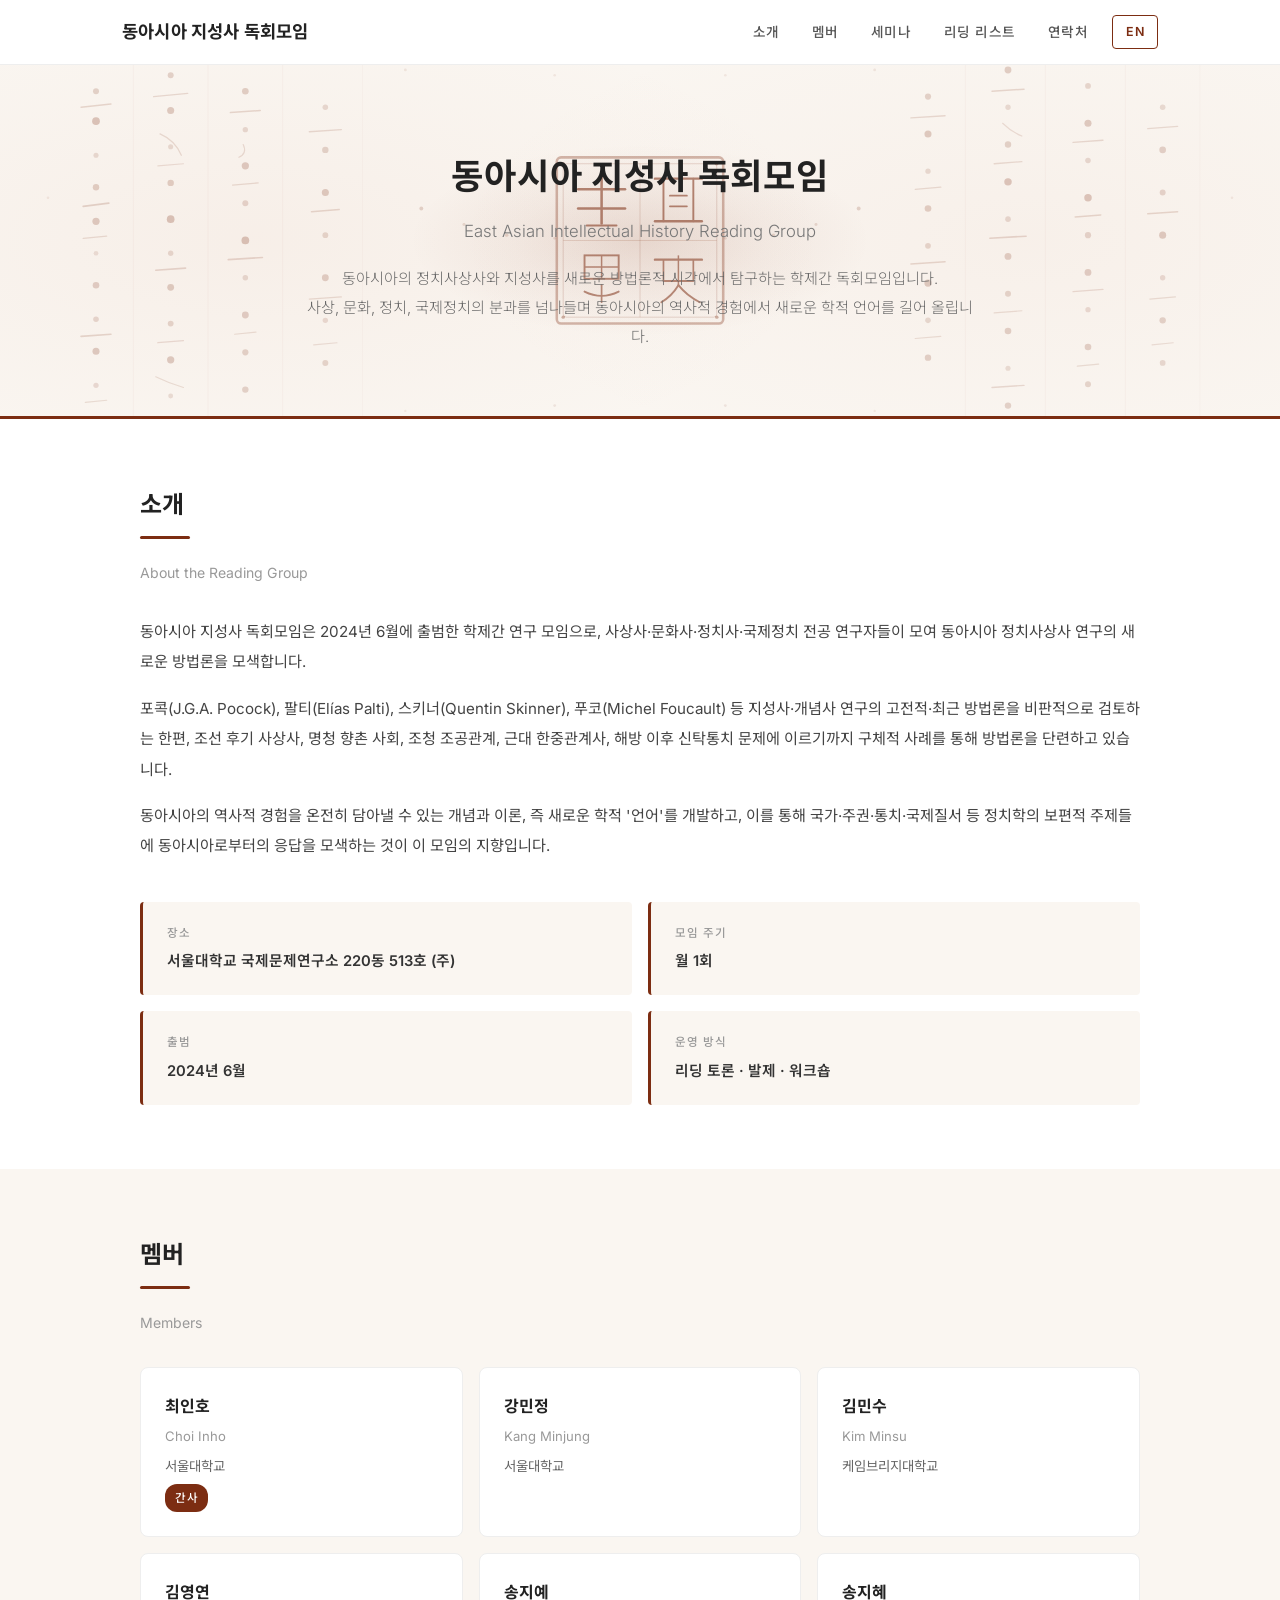
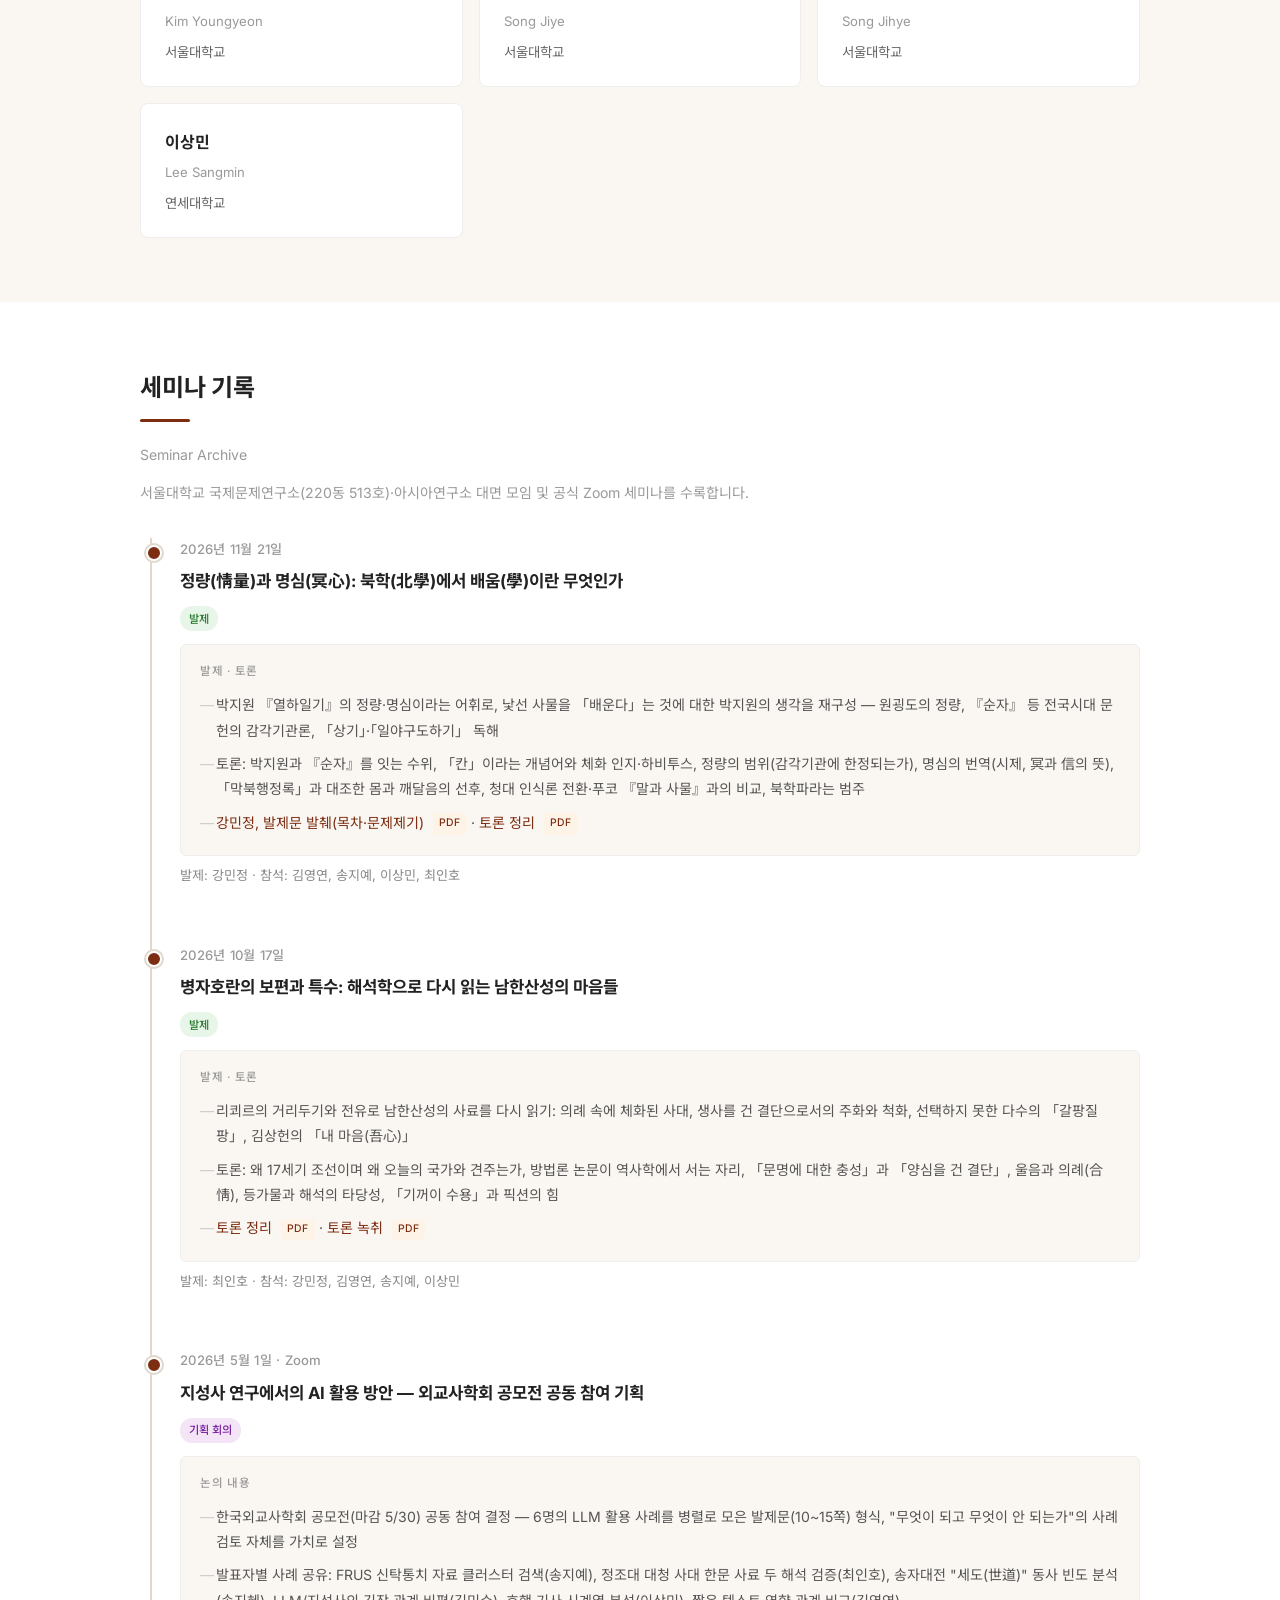
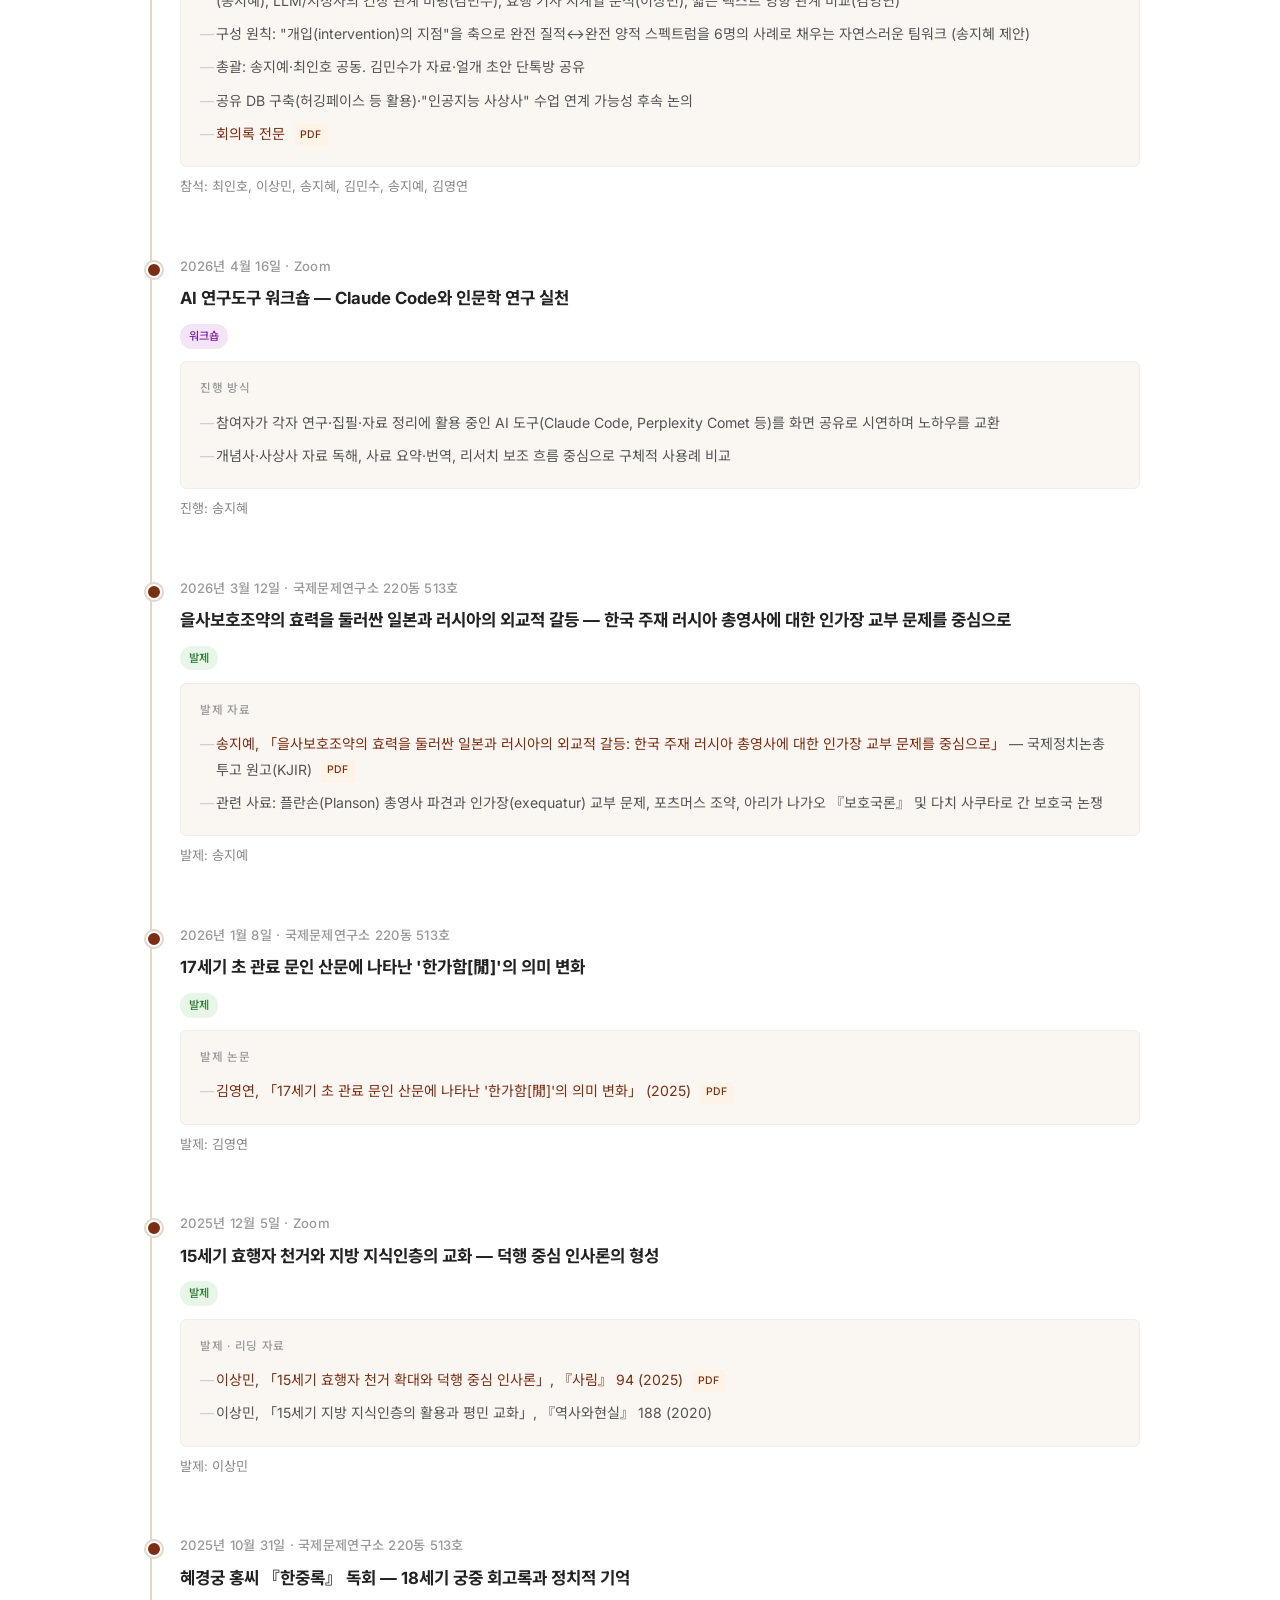
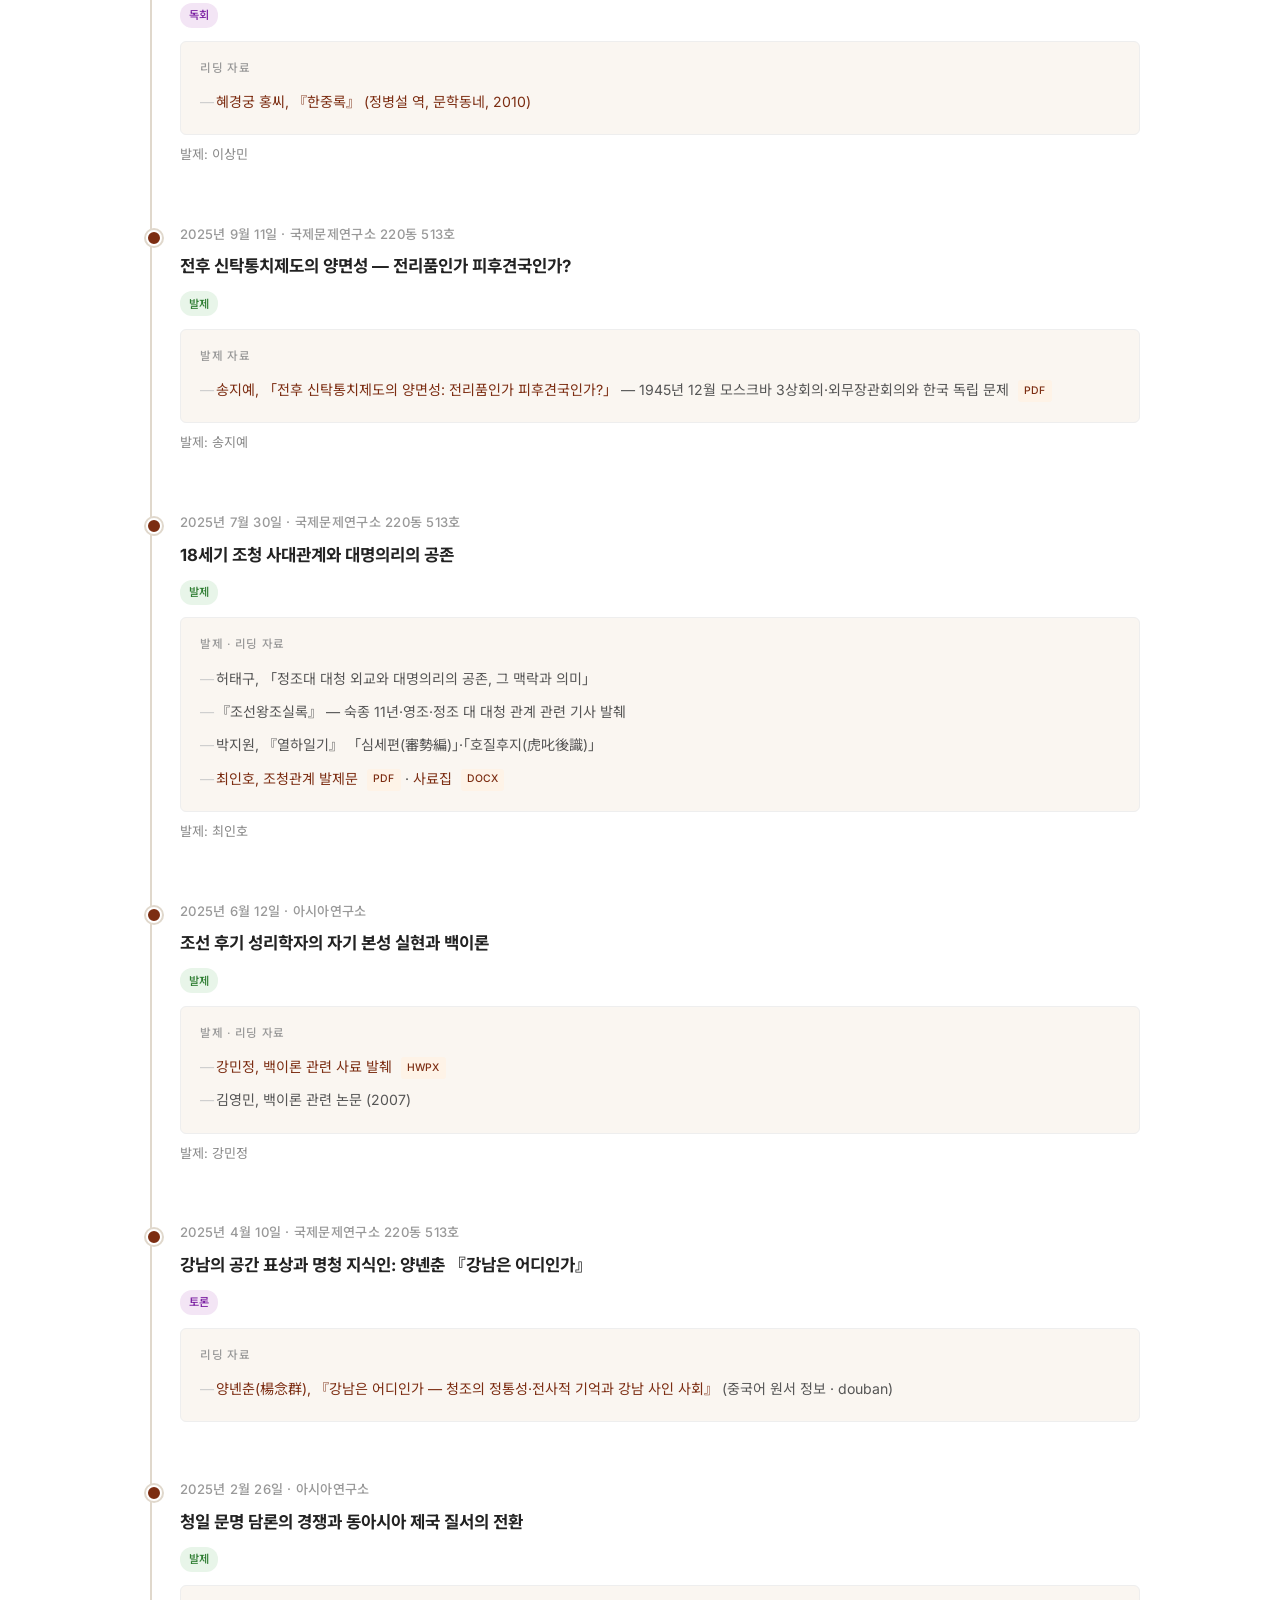
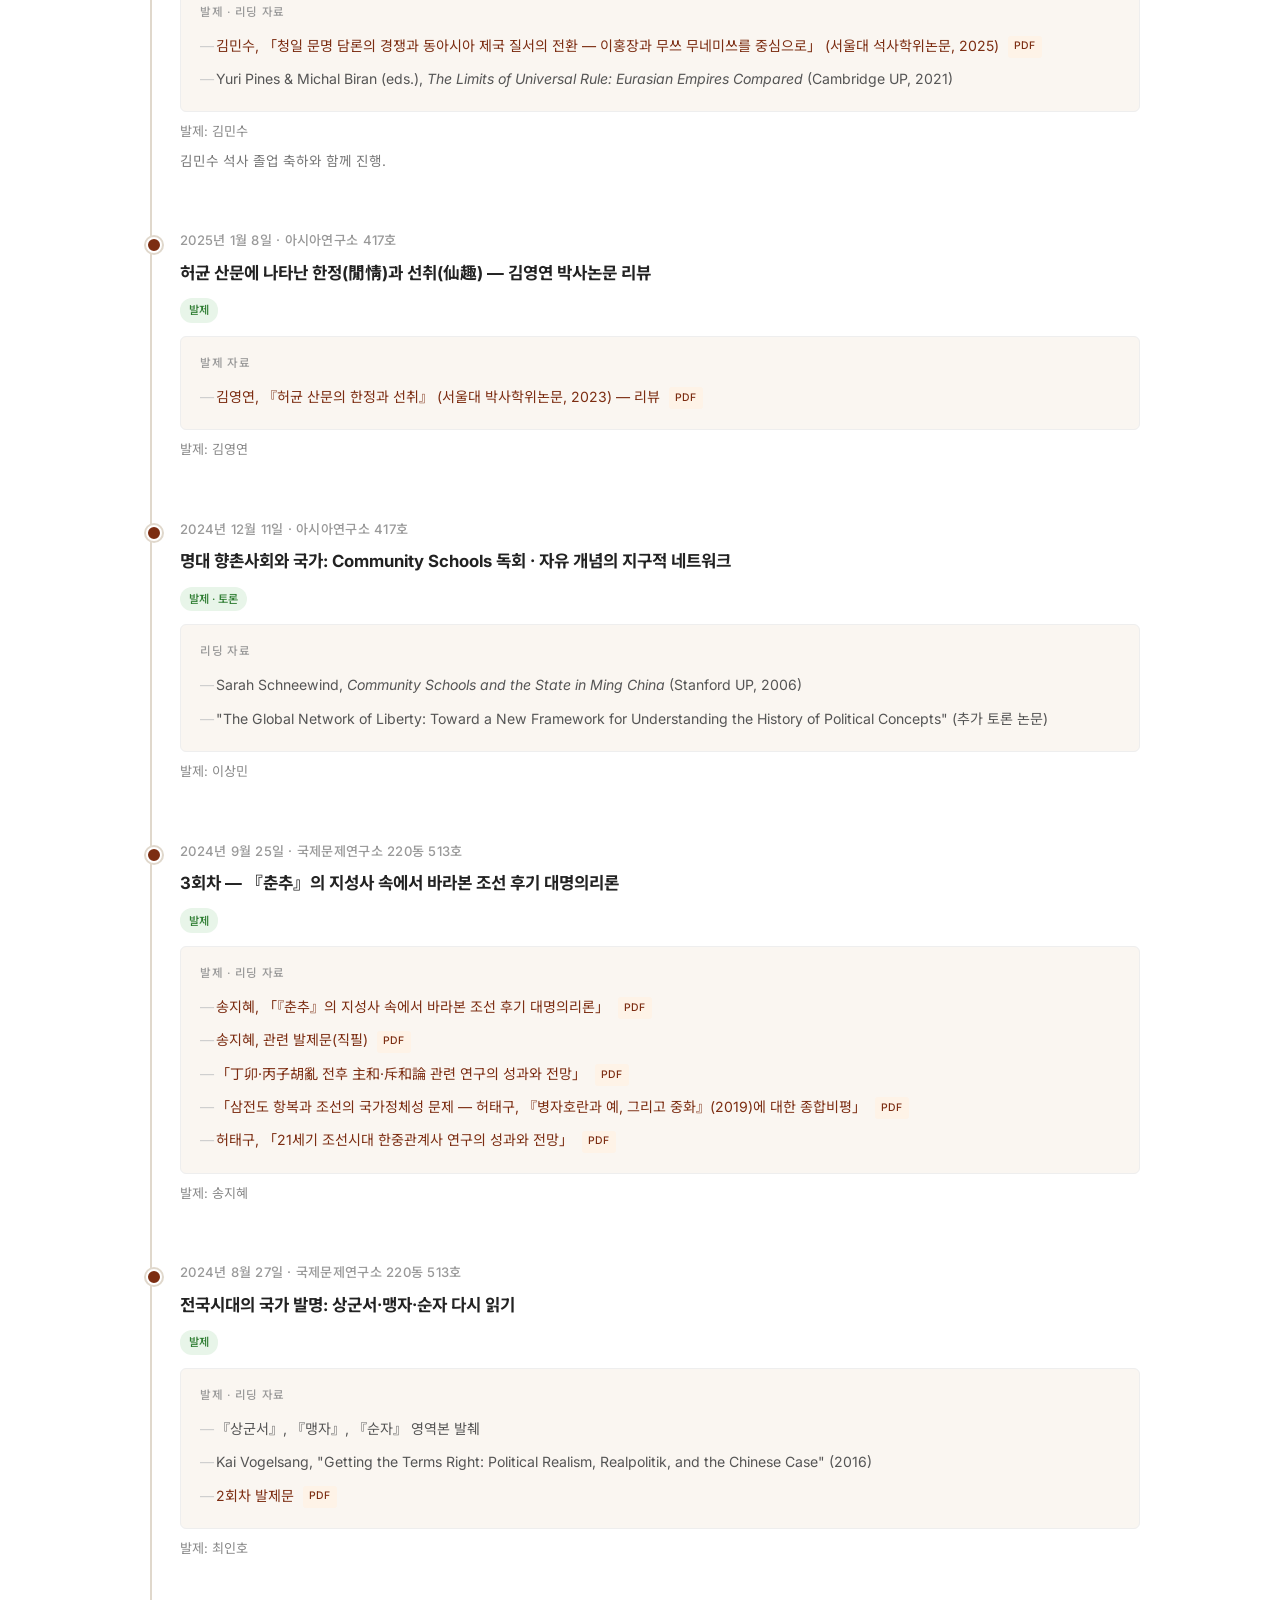
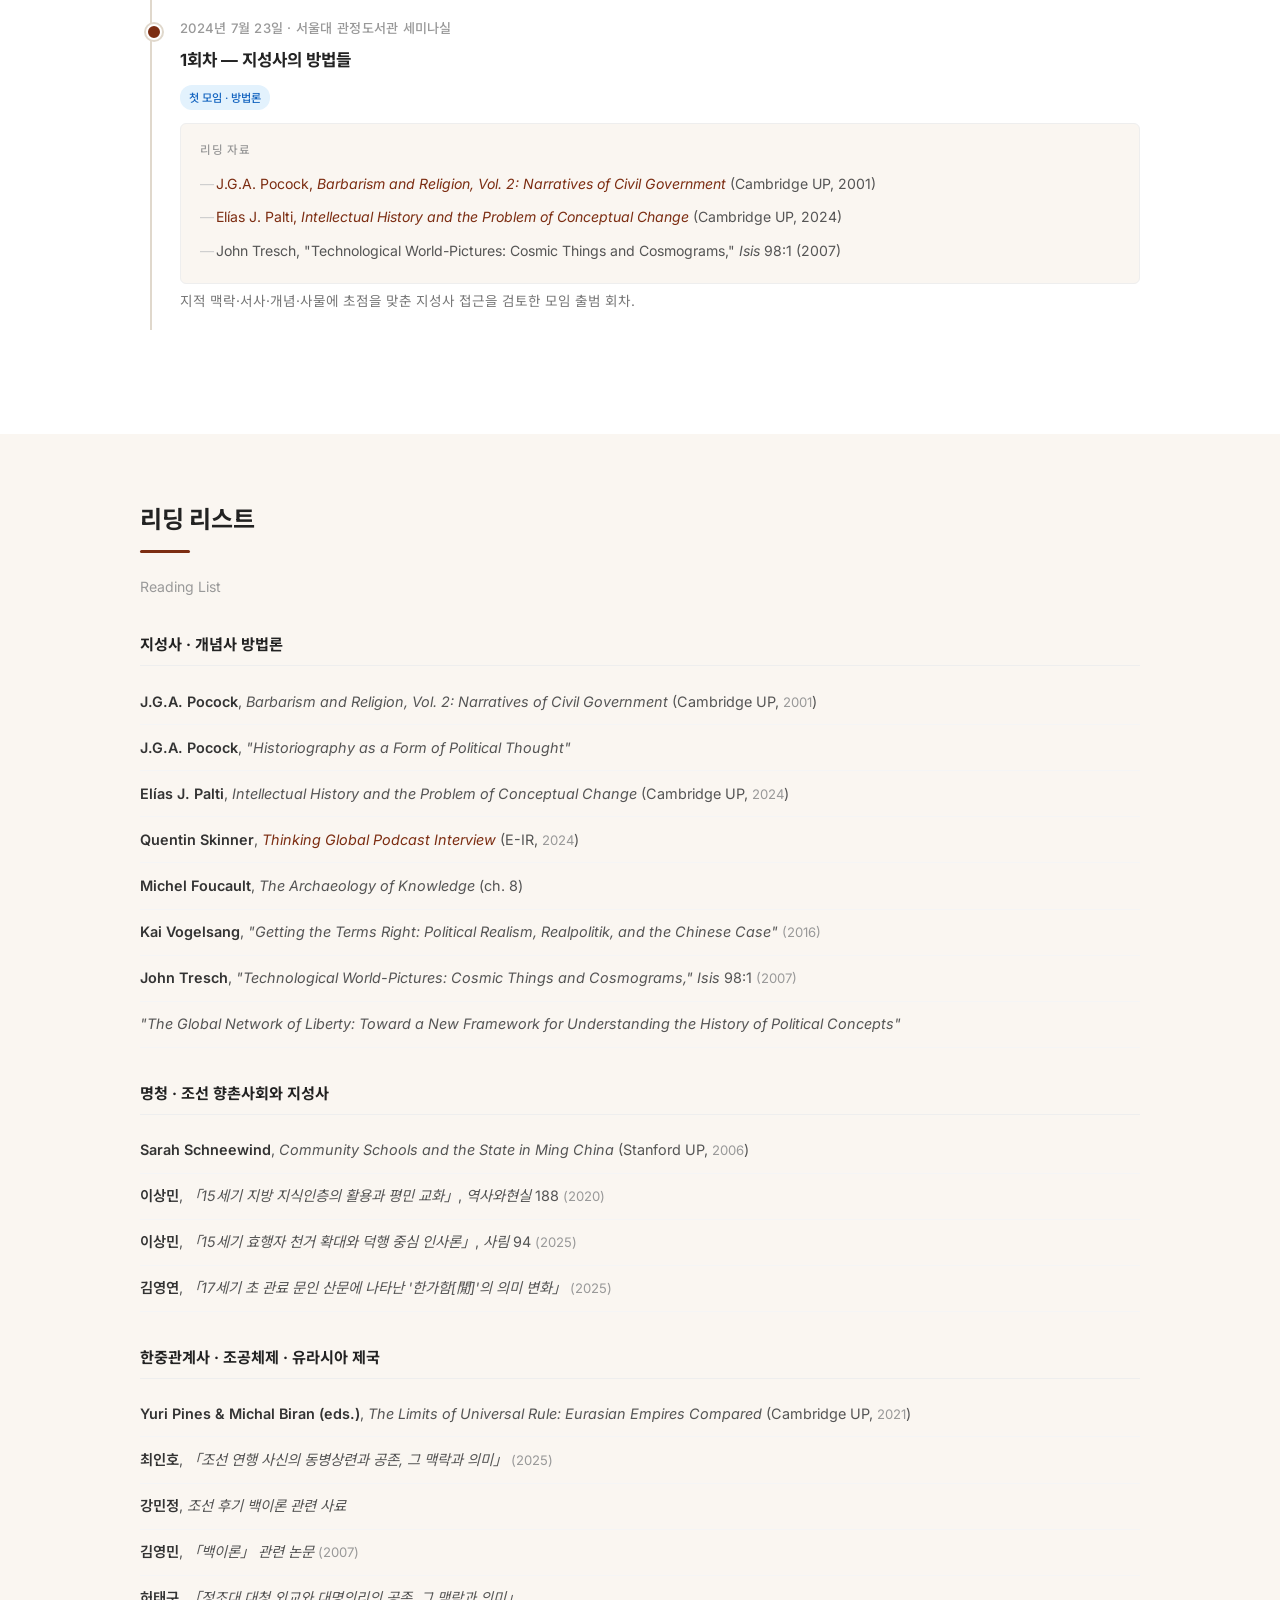
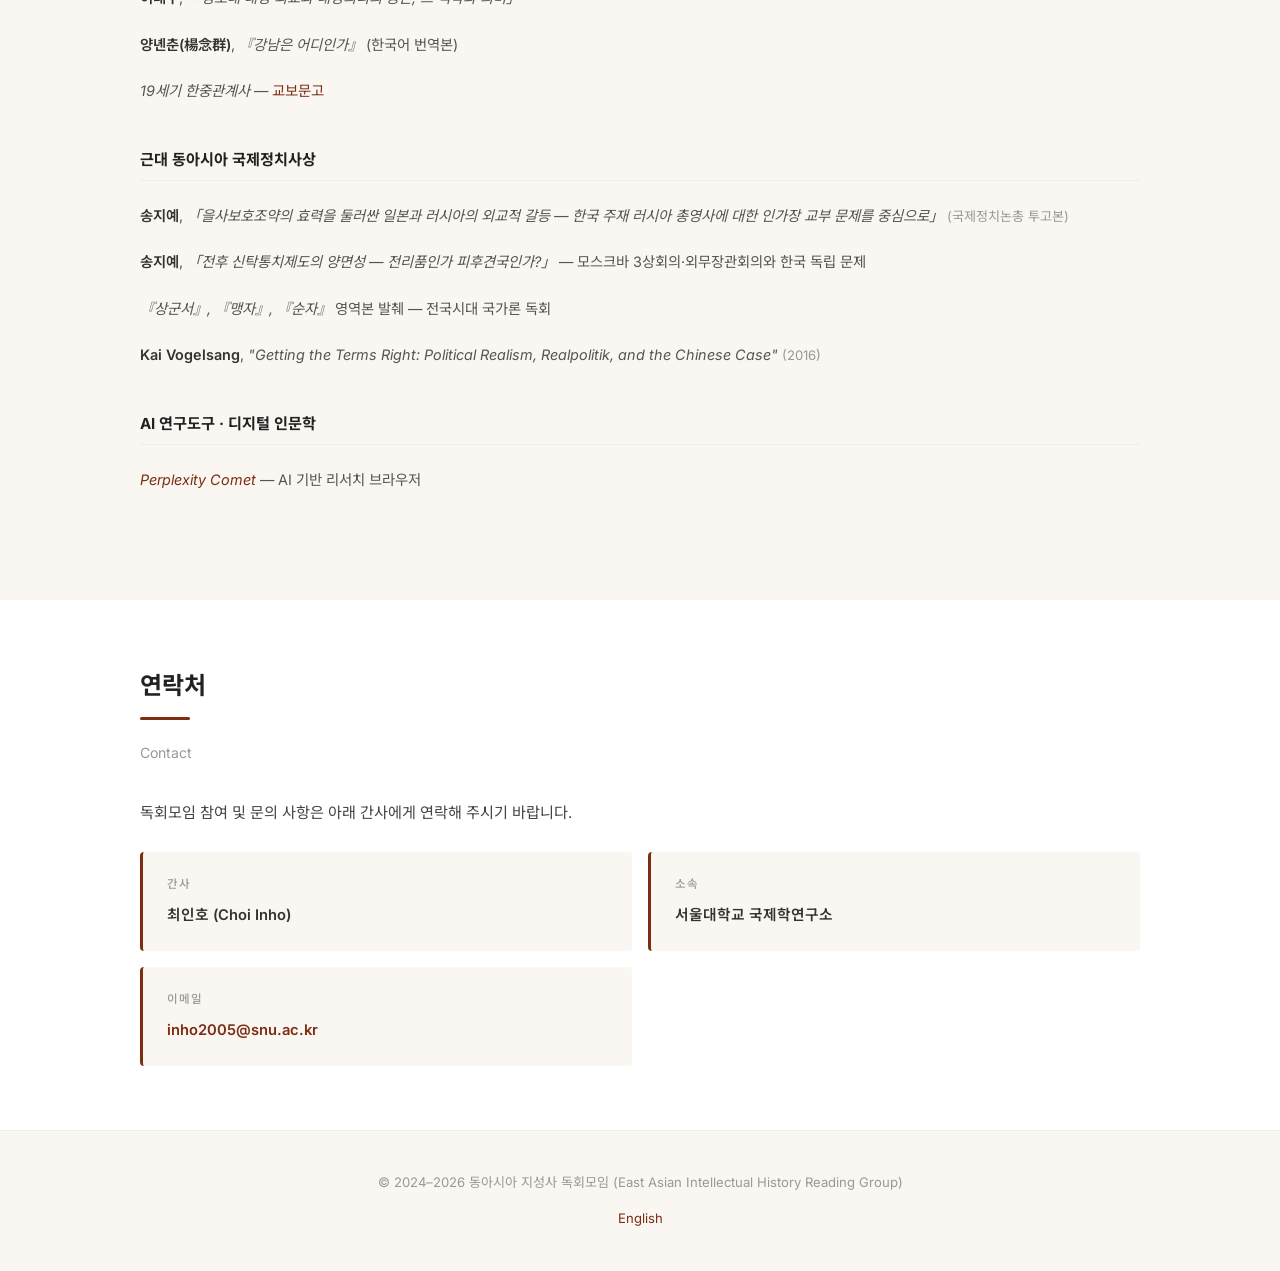
<file: index.html>
<!DOCTYPE html>
<html lang="ko">
<head>
  <meta charset="UTF-8">
  <meta name="viewport" content="width=device-width, initial-scale=1.0">
  <title>동아시아 지성사 독회모임 | East Asian Intellectual History Reading Group</title>
  <link rel="stylesheet" href="style.css">
  <link href="https://fonts.googleapis.com/css2?family=Noto+Sans+KR:wght@300;400;500;700&family=Noto+Serif+KR:wght@400;500;700&family=Inter:wght@300;400;500;600;700&display=swap" rel="stylesheet">
</head>
<body>

<!-- HEADER -->
<header>
  <div class="header-inner">
    <div class="site-title"><a href="#top">동아시아 지성사 독회모임</a></div>
    <nav>
      <a href="#about">소개</a>
      <a href="#members">멤버</a>
      <a href="#seminars">세미나</a>
      <a href="#readings">리딩 리스트</a>
      <a href="#contact">연락처</a>
      <a href="en.html" class="lang-switch">EN</a>
    </nav>
  </div>
</header>

<!-- HERO -->
<div class="hero" id="top">
  <h1>동아시아 지성사 독회모임</h1>
  <p class="subtitle">East Asian Intellectual History Reading Group</p>
  <p class="description">
    동아시아의 정치사상사와 지성사를 새로운 방법론적 시각에서 탐구하는 학제간 독회모임입니다.<br>
    사상, 문화, 정치, 국제정치의 분과를 넘나들며 동아시아의 역사적 경험에서 새로운 학적 언어를 길어 올립니다.
  </p>
</div>

<!-- ABOUT -->
<section id="about">
  <div class="container">
    <h2 class="section-title">소개</h2>
    <p class="section-subtitle">About the Reading Group</p>
    <div class="about-text">
      <p>
        동아시아 지성사 독회모임은 2024년 6월에 출범한 학제간 연구 모임으로, 사상사·문화사·정치사·국제정치 전공 연구자들이 모여 동아시아 정치사상사 연구의 새로운 방법론을 모색합니다.
      </p>
      <p style="margin-top:1rem;">
        포콕(J.G.A. Pocock), 팔티(Elías Palti), 스키너(Quentin Skinner), 푸코(Michel Foucault) 등 지성사·개념사 연구의 고전적·최근 방법론을 비판적으로 검토하는 한편, 조선 후기 사상사, 명청 향촌 사회, 조청 조공관계, 근대 한중관계사, 해방 이후 신탁통치 문제에 이르기까지 구체적 사례를 통해 방법론을 단련하고 있습니다.
      </p>
      <p style="margin-top:1rem;">
        동아시아의 역사적 경험을 온전히 담아낼 수 있는 개념과 이론, 즉 새로운 학적 '언어'를 개발하고, 이를 통해 국가·주권·통치·국제질서 등 정치학의 보편적 주제들에 동아시아로부터의 응답을 모색하는 것이 이 모임의 지향입니다.
      </p>
    </div>
    <div class="about-info">
      <div class="info-card">
        <div class="label">장소</div>
        <div class="value">서울대학교 국제문제연구소 220동 513호 (주)</div>
      </div>
      <div class="info-card">
        <div class="label">모임 주기</div>
        <div class="value">월 1회</div>
      </div>
      <div class="info-card">
        <div class="label">출범</div>
        <div class="value">2024년 6월</div>
      </div>
      <div class="info-card">
        <div class="label">운영 방식</div>
        <div class="value">리딩 토론 · 발제 · 워크숍</div>
      </div>
    </div>
  </div>
</section>

<!-- MEMBERS -->
<section id="members">
  <div class="container">
    <h2 class="section-title">멤버</h2>
    <p class="section-subtitle">Members</p>
    <div class="members-grid">
      <div class="member-card">
        <div class="member-name">최인호</div>
        <div class="member-name-en">Choi Inho</div>
        <div class="member-affiliation">서울대학교</div>
        <div class="member-role">간사</div>
      </div>
      <div class="member-card">
        <div class="member-name">강민정</div>
        <div class="member-name-en">Kang Minjung</div>
        <div class="member-affiliation">서울대학교</div>
      </div>
      <div class="member-card">
        <div class="member-name">김민수</div>
        <div class="member-name-en">Kim Minsu</div>
        <div class="member-affiliation">케임브리지대학교</div>
      </div>
      <div class="member-card">
        <div class="member-name">김영연</div>
        <div class="member-name-en">Kim Youngyeon</div>
        <div class="member-affiliation">서울대학교</div>
      </div>
      <div class="member-card">
        <div class="member-name">송지예</div>
        <div class="member-name-en">Song Jiye</div>
        <div class="member-affiliation">서울대학교</div>
      </div>
      <div class="member-card">
        <div class="member-name">송지혜</div>
        <div class="member-name-en">Song Jihye</div>
        <div class="member-affiliation">서울대학교</div>
      </div>
      <div class="member-card">
        <div class="member-name">이상민</div>
        <div class="member-name-en">Lee Sangmin</div>
        <div class="member-affiliation">연세대학교</div>
      </div>
    </div>
  </div>
</section>

<!-- SEMINARS -->
<section id="seminars">
  <div class="container">
    <h2 class="section-title">세미나 기록</h2>
    <p class="section-subtitle">Seminar Archive</p>

    <p class="section-subtitle" style="margin-top:-1.2rem; margin-bottom:2rem;">서울대학교 국제문제연구소(220동 513호)·아시아연구소 대면 모임 및 공식 Zoom 세미나를 수록합니다.</p>

    <div class="timeline">

      <!-- 2026-11-21 -->
      <div class="timeline-item">
        <div class="timeline-date">2026년 11월 21일</div>
        <div class="timeline-title">정량(情量)과 명심(冥心): 북학(北學)에서 배움(學)이란 무엇인가</div>
        <span class="timeline-badge badge-lecture">발제</span>
        <div class="timeline-reading">
          <div class="reading-label">발제 · 토론</div>
          <ul>
            <li>박지원 『열하일기』의 정량·명심이라는 어휘로, 낯선 사물을 「배운다」는 것에 대한 박지원의 생각을 재구성 — 원굉도의 정량, 『순자』 등 전국시대 문헌의 감각기관론, 「상기」·「일야구도하기」 독해</li>
            <li>토론: 박지원과 『순자』를 잇는 수위, 「칸」이라는 개념어와 체화 인지·하비투스, 정량의 범위(감각기관에 한정되는가), 명심의 번역(시제, 冥과 信의 뜻), 「막북행정록」과 대조한 몸과 깨달음의 선후, 청대 인식론 전환·푸코 『말과 사물』과의 비교, 북학파라는 범주</li>
            <li><a href="docs/2026-11-21_kang_draft_excerpt.pdf" target="_blank" rel="noopener">강민정, 발제문 발췌(목차·문제제기)</a> <span class="file-icon">PDF</span> · <a href="docs/2026-11-21_discussion_notes.pdf" target="_blank" rel="noopener">토론 정리</a> <span class="file-icon">PDF</span></li>
          </ul>
        </div>
        <div class="timeline-presenter">발제: 강민정 · 참석: 김영연, 송지예, 이상민, 최인호</div>
      </div>

      <!-- 2026-10-17 -->
      <div class="timeline-item">
        <div class="timeline-date">2026년 10월 17일</div>
        <div class="timeline-title">병자호란의 보편과 특수: 해석학으로 다시 읽는 남한산성의 마음들</div>
        <span class="timeline-badge badge-lecture">발제</span>
        <div class="timeline-reading">
          <div class="reading-label">발제 · 토론</div>
          <ul>
            <li>리쾨르의 거리두기와 전유로 남한산성의 사료를 다시 읽기: 의례 속에 체화된 사대, 생사를 건 결단으로서의 주화와 척화, 선택하지 못한 다수의 「갈팡질팡」, 김상헌의 「내 마음(吾心)」</li>
            <li>토론: 왜 17세기 조선이며 왜 오늘의 국가와 견주는가, 방법론 논문이 역사학에서 서는 자리, 「문명에 대한 충성」과 「양심을 건 결단」, 울음과 의례(合情), 등가물과 해석의 타당성, 「기꺼이 수용」과 픽션의 힘</li>
            <li><a href="docs/2026-10-17_discussion_notes.pdf" target="_blank" rel="noopener">토론 정리</a> <span class="file-icon">PDF</span> · <a href="docs/2026-10-17_transcript.pdf" target="_blank" rel="noopener">토론 녹취</a> <span class="file-icon">PDF</span></li>
          </ul>
        </div>
        <div class="timeline-presenter">발제: 최인호 · 참석: 강민정, 김영연, 송지예, 이상민</div>
      </div>

      <!-- 2026-05-01 -->
      <div class="timeline-item">
        <div class="timeline-date">2026년 5월 1일 · Zoom</div>
        <div class="timeline-title">지성사 연구에서의 AI 활용 방안 — 외교사학회 공모전 공동 참여 기획</div>
        <span class="timeline-badge badge-discussion">기획 회의</span>
        <div class="timeline-reading">
          <div class="reading-label">논의 내용</div>
          <ul>
            <li>한국외교사학회 공모전(마감 5/30) 공동 참여 결정 — 6명의 LLM 활용 사례를 병렬로 모은 발제문(10~15쪽) 형식, "무엇이 되고 무엇이 안 되는가"의 사례 검토 자체를 가치로 설정</li>
            <li>발표자별 사례 공유: FRUS 신탁통치 자료 클러스터 검색(송지예), 정조대 대청 사대 한문 사료 두 해석 검증(최인호), 송자대전 "세도(世道)" 동사 빈도 분석(송지혜), LLM/지성사의 긴장 관계 비평(김민수), 효행 기사 시계열 분석(이상민), 짧은 텍스트 영향 관계 비교(김영연)</li>
            <li>구성 원칙: "개입(intervention)의 지점"을 축으로 완전 질적↔완전 양적 스펙트럼을 6명의 사례로 채우는 자연스러운 팀워크 (송지혜 제안)</li>
            <li>총괄: 송지예·최인호 공동. 김민수가 자료·얼개 초안 단톡방 공유</li>
            <li>공유 DB 구축(허깅페이스 등 활용)·"인공지능 사상사" 수업 연계 가능성 후속 논의</li>
            <li><a href="docs/2026-05-01_ai_research_meeting.pdf" target="_blank" rel="noopener">회의록 전문</a> <span class="file-icon">PDF</span></li>
          </ul>
        </div>
        <div class="timeline-presenter">참석: 최인호, 이상민, 송지혜, 김민수, 송지예, 김영연</div>
      </div>

      <!-- 2026-04-16 -->
      <div class="timeline-item">
        <div class="timeline-date">2026년 4월 16일 · Zoom</div>
        <div class="timeline-title">AI 연구도구 워크숍 — Claude Code와 인문학 연구 실천</div>
        <span class="timeline-badge badge-discussion">워크숍</span>
        <div class="timeline-reading">
          <div class="reading-label">진행 방식</div>
          <ul>
            <li>참여자가 각자 연구·집필·자료 정리에 활용 중인 AI 도구(Claude Code, Perplexity Comet 등)를 화면 공유로 시연하며 노하우를 교환</li>
            <li>개념사·사상사 자료 독해, 사료 요약·번역, 리서치 보조 흐름 중심으로 구체적 사용례 비교</li>
          </ul>
        </div>
        <div class="timeline-presenter">진행: 송지혜</div>
      </div>

      <!-- 2026-03-12 -->
      <div class="timeline-item">
        <div class="timeline-date">2026년 3월 12일 · 국제문제연구소 220동 513호</div>
        <div class="timeline-title">을사보호조약의 효력을 둘러싼 일본과 러시아의 외교적 갈등 — 한국 주재 러시아 총영사에 대한 인가장 교부 문제를 중심으로</div>
        <span class="timeline-badge badge-lecture">발제</span>
        <div class="timeline-reading">
          <div class="reading-label">발제 자료</div>
          <ul>
            <li><a href="https://drive.google.com/file/d/1U2bk1B01snGCpZ4kHFnb6t5DGu-zUbsW/view" target="_blank" rel="noopener">송지예, 「을사보호조약의 효력을 둘러싼 일본과 러시아의 외교적 갈등: 한국 주재 러시아 총영사에 대한 인가장 교부 문제를 중심으로」</a> — 국제정치논총 투고 원고(KJIR) <span class="file-icon">PDF</span></li>
            <li>관련 사료: 플란손(Planson) 총영사 파견과 인가장(exequatur) 교부 문제, 포츠머스 조약, 아리가 나가오 『보호국론』 및 다치 사쿠타로 간 보호국 논쟁</li>
          </ul>
        </div>
        <div class="timeline-presenter">발제: 송지예</div>
      </div>

      <!-- 2026-01-08 -->
      <div class="timeline-item">
        <div class="timeline-date">2026년 1월 8일 · 국제문제연구소 220동 513호</div>
        <div class="timeline-title">17세기 초 관료 문인 산문에 나타난 '한가함[閒]'의 의미 변화</div>
        <span class="timeline-badge badge-lecture">발제</span>
        <div class="timeline-reading">
          <div class="reading-label">발제 논문</div>
          <ul>
            <li><a href="https://drive.google.com/file/d/1aK_1L7EQ0xRnOi_R8tPHZGw-odXZj9qg/view" target="_blank" rel="noopener">김영연, 「17세기 초 관료 문인 산문에 나타난 '한가함[閒]'의 의미 변화」 (2025)</a> <span class="file-icon">PDF</span></li>
          </ul>
        </div>
        <div class="timeline-presenter">발제: 김영연</div>
      </div>

      <!-- 2025-12-05 -->
      <div class="timeline-item">
        <div class="timeline-date">2025년 12월 5일 · Zoom</div>
        <div class="timeline-title">15세기 효행자 천거와 지방 지식인층의 교화 — 덕행 중심 인사론의 형성</div>
        <span class="timeline-badge badge-lecture">발제</span>
        <div class="timeline-reading">
          <div class="reading-label">발제 · 리딩 자료</div>
          <ul>
            <li><a href="https://drive.google.com/file/d/1_ht7-SZTPnJsf2jjgePAkcCkBkpGPz-i/view" target="_blank" rel="noopener">이상민, 「15세기 효행자 천거 확대와 덕행 중심 인사론」, 『사림』 94 (2025)</a> <span class="file-icon">PDF</span></li>
            <li>이상민, 「15세기 지방 지식인층의 활용과 평민 교화」, 『역사와현실』 188 (2020)</li>
          </ul>
        </div>
        <div class="timeline-presenter">발제: 이상민</div>
      </div>

      <!-- 2025-10-31 -->
      <div class="timeline-item">
        <div class="timeline-date">2025년 10월 31일 · 국제문제연구소 220동 513호</div>
        <div class="timeline-title">혜경궁 홍씨 『한중록』 독회 — 18세기 궁중 회고록과 정치적 기억</div>
        <span class="timeline-badge badge-discussion">독회</span>
        <div class="timeline-reading">
          <div class="reading-label">리딩 자료</div>
          <ul>
            <li><a href="https://www.aladin.co.kr/shop/wproduct.aspx?ItemId=7609774" target="_blank" rel="noopener">혜경궁 홍씨, 『한중록』 (정병설 역, 문학동네, 2010)</a></li>
          </ul>
        </div>
        <div class="timeline-presenter">발제: 이상민</div>
      </div>

      <!-- 2025-09-11 -->
      <div class="timeline-item">
        <div class="timeline-date">2025년 9월 11일 · 국제문제연구소 220동 513호</div>
        <div class="timeline-title">전후 신탁통치제도의 양면성 — 전리품인가 피후견국인가?</div>
        <span class="timeline-badge badge-lecture">발제</span>
        <div class="timeline-reading">
          <div class="reading-label">발제 자료</div>
          <ul>
            <li><a href="https://drive.google.com/file/d/1yTjsjfcCXwxiwnCUeyRooPTneyqngxej/view" target="_blank" rel="noopener">송지예, 「전후 신탁통치제도의 양면성: 전리품인가 피후견국인가?」</a> — 1945년 12월 모스크바 3상회의·외무장관회의와 한국 독립 문제 <span class="file-icon">PDF</span></li>
          </ul>
        </div>
        <div class="timeline-presenter">발제: 송지예</div>
      </div>

      <!-- 2025-07-30 -->
      <div class="timeline-item">
        <div class="timeline-date">2025년 7월 30일 · 국제문제연구소 220동 513호</div>
        <div class="timeline-title">18세기 조청 사대관계와 대명의리의 공존</div>
        <span class="timeline-badge badge-lecture">발제</span>
        <div class="timeline-reading">
          <div class="reading-label">발제 · 리딩 자료</div>
          <ul>
            <li>허태구, 「정조대 대청 외교와 대명의리의 공존, 그 맥락과 의미」</li>
            <li>『조선왕조실록』 — 숙종 11년·영조·정조 대 대청 관계 관련 기사 발췌</li>
            <li>박지원, 『열하일기』 「심세편(審勢編)」·「호질후지(虎叱後識)」</li>
            <li><a href="https://drive.google.com/file/d/1O3c-nzvZimKEq67r2HDomvlgoNfCA_DF/view" target="_blank" rel="noopener">최인호, 조청관계 발제문</a> <span class="file-icon">PDF</span> · <a href="https://drive.google.com/file/d/1CSX4UoHxHlep98gl9mru-MWm1oMv5Isj/view" target="_blank" rel="noopener">사료집</a> <span class="file-icon">DOCX</span></li>
          </ul>
        </div>
        <div class="timeline-presenter">발제: 최인호</div>
      </div>

      <!-- 2025-06-12 -->
      <div class="timeline-item">
        <div class="timeline-date">2025년 6월 12일 · 아시아연구소</div>
        <div class="timeline-title">조선 후기 성리학자의 자기 본성 실현과 백이론</div>
        <span class="timeline-badge badge-lecture">발제</span>
        <div class="timeline-reading">
          <div class="reading-label">발제 · 리딩 자료</div>
          <ul>
            <li><a href="https://drive.google.com/file/d/1NC3_NkMuja7m4livKyuee8qPDTv-LGqD/view" target="_blank" rel="noopener">강민정, 백이론 관련 사료 발췌</a> <span class="file-icon">HWPX</span></li>
            <li>김영민, 백이론 관련 논문 (2007)</li>
          </ul>
        </div>
        <div class="timeline-presenter">발제: 강민정</div>
      </div>

      <!-- 2025-04-10 -->
      <div class="timeline-item">
        <div class="timeline-date">2025년 4월 10일 · 국제문제연구소 220동 513호</div>
        <div class="timeline-title">강남의 공간 표상과 명청 지식인: 양녠춘 『강남은 어디인가』</div>
        <span class="timeline-badge badge-discussion">토론</span>
        <div class="timeline-reading">
          <div class="reading-label">리딩 자료</div>
          <ul>
            <li><a href="https://m.douban.com/book/subject/4928309" target="_blank" rel="noopener">양녠춘(楊念群), 『강남은 어디인가 — 청조의 정통성·전사적 기억과 강남 사인 사회』</a> (중국어 원서 정보 · douban)</li>
          </ul>
        </div>
      </div>

      <!-- 2025-02-26 -->
      <div class="timeline-item">
        <div class="timeline-date">2025년 2월 26일 · 아시아연구소</div>
        <div class="timeline-title">청일 문명 담론의 경쟁과 동아시아 제국 질서의 전환</div>
        <span class="timeline-badge badge-lecture">발제</span>
        <div class="timeline-reading">
          <div class="reading-label">발제 · 리딩 자료</div>
          <ul>
            <li><a href="https://drive.google.com/file/d/12RnHwl_IgRFNwp7LksJ8BfeYk1voXkw8/view" target="_blank" rel="noopener">김민수, 「청일 문명 담론의 경쟁과 동아시아 제국 질서의 전환 — 이홍장과 무쓰 무네미쓰를 중심으로」 (서울대 석사학위논문, 2025)</a> <span class="file-icon">PDF</span></li>
            <li>Yuri Pines &amp; Michal Biran (eds.), <em>The Limits of Universal Rule: Eurasian Empires Compared</em> (Cambridge UP, 2021)</li>
          </ul>
        </div>
        <div class="timeline-presenter">발제: 김민수</div>
        <div class="timeline-summary">김민수 석사 졸업 축하와 함께 진행.</div>
      </div>

      <!-- 2025-01-08 -->
      <div class="timeline-item">
        <div class="timeline-date">2025년 1월 8일 · 아시아연구소 417호</div>
        <div class="timeline-title">허균 산문에 나타난 한정(閒情)과 선취(仙趣) — 김영연 박사논문 리뷰</div>
        <span class="timeline-badge badge-lecture">발제</span>
        <div class="timeline-reading">
          <div class="reading-label">발제 자료</div>
          <ul>
            <li><a href="https://drive.google.com/file/d/1Odb6ZGZKrackZOwUy5mYcy-N6UGJ6F59/view" target="_blank" rel="noopener">김영연, 『허균 산문의 한정과 선취』 (서울대 박사학위논문, 2023) — 리뷰</a> <span class="file-icon">PDF</span></li>
          </ul>
        </div>
        <div class="timeline-presenter">발제: 김영연</div>
      </div>

      <!-- 2024-12-11 -->
      <div class="timeline-item">
        <div class="timeline-date">2024년 12월 11일 · 아시아연구소 417호</div>
        <div class="timeline-title">명대 향촌사회와 국가: Community Schools 독회 · 자유 개념의 지구적 네트워크</div>
        <span class="timeline-badge badge-lecture">발제 · 토론</span>
        <div class="timeline-reading">
          <div class="reading-label">리딩 자료</div>
          <ul>
            <li>Sarah Schneewind, <em>Community Schools and the State in Ming China</em> (Stanford UP, 2006)</li>
            <li>"The Global Network of Liberty: Toward a New Framework for Understanding the History of Political Concepts" (추가 토론 논문)</li>
          </ul>
        </div>
        <div class="timeline-presenter">발제: 이상민</div>
      </div>

      <!-- 2024-09-25 -->
      <div class="timeline-item">
        <div class="timeline-date">2024년 9월 25일 · 국제문제연구소 220동 513호</div>
        <div class="timeline-title">3회차 — 『춘추』의 지성사 속에서 바라본 조선 후기 대명의리론</div>
        <span class="timeline-badge badge-lecture">발제</span>
        <div class="timeline-reading">
          <div class="reading-label">발제 · 리딩 자료</div>
          <ul>
            <li><a href="https://drive.google.com/file/d/1DnaFIaDpdwkfvwwOye9n3uRyc08MbDtw/view" target="_blank" rel="noopener">송지혜, 「『춘추』의 지성사 속에서 바라본 조선 후기 대명의리론」</a> <span class="file-icon">PDF</span></li>
            <li><a href="https://drive.google.com/file/d/1Xx5BpFfLpQiyP5wYq6tuaDw_69mwIsDt/view" target="_blank" rel="noopener">송지혜, 관련 발제문(직필)</a> <span class="file-icon">PDF</span></li>
            <li><a href="https://drive.google.com/file/d/1YahWNc6Ee1mSPffGj7zYyEM0c4c9ektr/view" target="_blank" rel="noopener">「丁卯·丙子胡亂 전후 主和·斥和論 관련 연구의 성과와 전망」</a> <span class="file-icon">PDF</span></li>
            <li><a href="https://drive.google.com/file/d/1Y_V-JVRVFHQNM4iePTVQYF-ZP51Iwty4/view" target="_blank" rel="noopener">「삼전도 항복과 조선의 국가정체성 문제 — 허태구, 『병자호란과 예, 그리고 중화』(2019)에 대한 종합비평」</a> <span class="file-icon">PDF</span></li>
            <li><a href="https://drive.google.com/file/d/1Yn7ZyHhqTCruYaJ-HM1JRZFO8YMXXsPE/view" target="_blank" rel="noopener">허태구, 「21세기 조선시대 한중관계사 연구의 성과와 전망」</a> <span class="file-icon">PDF</span></li>
          </ul>
        </div>
        <div class="timeline-presenter">발제: 송지혜</div>
      </div>

      <!-- 2024-08-27 -->
      <div class="timeline-item">
        <div class="timeline-date">2024년 8월 27일 · 국제문제연구소 220동 513호</div>
        <div class="timeline-title">전국시대의 국가 발명: 상군서·맹자·순자 다시 읽기</div>
        <span class="timeline-badge badge-lecture">발제</span>
        <div class="timeline-reading">
          <div class="reading-label">발제 · 리딩 자료</div>
          <ul>
            <li>『상군서』, 『맹자』, 『순자』 영역본 발췌</li>
            <li>Kai Vogelsang, "Getting the Terms Right: Political Realism, Realpolitik, and the Chinese Case" (2016)</li>
            <li><a href="docs/2024-08-27_presentation.pdf" target="_blank" rel="noopener">2회차 발제문</a> <span class="file-icon">PDF</span></li>
          </ul>
        </div>
        <div class="timeline-presenter">발제: 최인호</div>
      </div>

      <!-- 2024-07-23 -->
      <div class="timeline-item">
        <div class="timeline-date">2024년 7월 23일 · 서울대 관정도서관 세미나실</div>
        <div class="timeline-title">1회차 — 지성사의 방법들</div>
        <span class="timeline-badge badge-inaugural">첫 모임 · 방법론</span>
        <div class="timeline-reading">
          <div class="reading-label">리딩 자료</div>
          <ul>
            <li><a href="https://www.cambridge.org/us/academic/subjects/history/history-ideas-and-intellectual-history/barbarism-and-religion-volume-2" target="_blank" rel="noopener">J.G.A. Pocock, <em>Barbarism and Religion, Vol. 2: Narratives of Civil Government</em></a> (Cambridge UP, 2001)</li>
            <li><a href="https://www.cambridge.org/core/books/intellectual-history-and-the-problem-of-conceptual-change/1837001F3EF25EC22BAB69C0FC46816D" target="_blank" rel="noopener">Elías J. Palti, <em>Intellectual History and the Problem of Conceptual Change</em></a> (Cambridge UP, 2024)</li>
            <li>John Tresch, "Technological World-Pictures: Cosmic Things and Cosmograms," <em>Isis</em> 98:1 (2007)</li>
          </ul>
        </div>
        <div class="timeline-summary">지적 맥락·서사·개념·사물에 초점을 맞춘 지성사 접근을 검토한 모임 출범 회차.</div>
      </div>

    </div><!-- /timeline -->
  </div>
</section>

<!-- READING LIST -->
<section id="readings">
  <div class="container">
    <h2 class="section-title">리딩 리스트</h2>
    <p class="section-subtitle">Reading List</p>

    <div class="reading-category">
      <h3>지성사 · 개념사 방법론</h3>
      <ul class="reading-list">
        <li><span class="author">J.G.A. Pocock</span>, <span class="title">Barbarism and Religion, Vol. 2: Narratives of Civil Government</span> (Cambridge UP, <span class="year">2001</span>)</li>
        <li><span class="author">J.G.A. Pocock</span>, <span class="title">"Historiography as a Form of Political Thought"</span></li>
        <li><span class="author">Elías J. Palti</span>, <span class="title">Intellectual History and the Problem of Conceptual Change</span> (Cambridge UP, <span class="year">2024</span>)</li>
        <li><span class="author">Quentin Skinner</span>, <a href="https://www.e-ir.info/2024/04/08/thinking-global-podcast-quentin-skinner/" target="_blank"><span class="title">Thinking Global Podcast Interview</span></a> (E-IR, <span class="year">2024</span>)</li>
        <li><span class="author">Michel Foucault</span>, <span class="title">The Archaeology of Knowledge</span> (ch. 8)</li>
        <li><span class="author">Kai Vogelsang</span>, <span class="title">"Getting the Terms Right: Political Realism, Realpolitik, and the Chinese Case"</span> <span class="year">(2016)</span></li>
        <li><span class="author">John Tresch</span>, <span class="title">"Technological World-Pictures: Cosmic Things and Cosmograms,"</span> <em>Isis</em> 98:1 <span class="year">(2007)</span></li>
        <li><span class="title">"The Global Network of Liberty: Toward a New Framework for Understanding the History of Political Concepts"</span></li>
      </ul>
    </div>

    <div class="reading-category">
      <h3>명청 · 조선 향촌사회와 지성사</h3>
      <ul class="reading-list">
        <li><span class="author">Sarah Schneewind</span>, <span class="title">Community Schools and the State in Ming China</span> (Stanford UP, <span class="year">2006</span>)</li>
        <li><span class="author">이상민</span>, <span class="title">「15세기 지방 지식인층의 활용과 평민 교화」</span>, <em>역사와현실</em> 188 <span class="year">(2020)</span></li>
        <li><span class="author">이상민</span>, <span class="title">「15세기 효행자 천거 확대와 덕행 중심 인사론」</span>, <em>사림</em> 94 <span class="year">(2025)</span></li>
        <li><span class="author">김영연</span>, <span class="title">「17세기 초 관료 문인 산문에 나타난 '한가함[閒]'의 의미 변화」</span> <span class="year">(2025)</span></li>
      </ul>
    </div>

    <div class="reading-category">
      <h3>한중관계사 · 조공체제 · 유라시아 제국</h3>
      <ul class="reading-list">
        <li><span class="author">Yuri Pines &amp; Michal Biran (eds.)</span>, <span class="title">The Limits of Universal Rule: Eurasian Empires Compared</span> (Cambridge UP, <span class="year">2021</span>)</li>
        <li><span class="author">최인호</span>, <span class="title">「조선 연행 사신의 동병상련과 공존, 그 맥락과 의미」</span> <span class="year">(2025)</span></li>
        <li><span class="author">강민정</span>, <span class="title">조선 후기 백이론 관련 사료</span></li>
        <li><span class="author">김영민</span>, <span class="title">「백이론」 관련 논문</span> <span class="year">(2007)</span></li>
        <li><span class="author">허태구</span>, <span class="title">「정조대 대청 외교와 대명의리의 공존, 그 맥락과 의미」</span></li>
        <li><span class="author">양녠춘(楊念群)</span>, <span class="title">『강남은 어디인가』</span> (한국어 번역본)</li>
        <li><span class="title">19세기 한중관계사</span> — <a href="https://product.kyobobook.co.kr/detail/S000214172905" target="_blank">교보문고</a></li>
      </ul>
    </div>

    <div class="reading-category">
      <h3>근대 동아시아 국제정치사상</h3>
      <ul class="reading-list">
        <li><span class="author">송지예</span>, <span class="title">「을사보호조약의 효력을 둘러싼 일본과 러시아의 외교적 갈등 — 한국 주재 러시아 총영사에 대한 인가장 교부 문제를 중심으로」</span> <span class="year">(국제정치논총 투고본)</span></li>
        <li><span class="author">송지예</span>, <span class="title">「전후 신탁통치제도의 양면성 — 전리품인가 피후견국인가?」</span> — 모스크바 3상회의·외무장관회의와 한국 독립 문제</li>
        <li><span class="title">『상군서』, 『맹자』, 『순자』</span> 영역본 발췌 — 전국시대 국가론 독회</li>
        <li><span class="author">Kai Vogelsang</span>, <span class="title">"Getting the Terms Right: Political Realism, Realpolitik, and the Chinese Case"</span> <span class="year">(2016)</span></li>
      </ul>
    </div>

    <div class="reading-category">
      <h3>AI 연구도구 · 디지털 인문학</h3>
      <ul class="reading-list">
        <li><a href="https://www.perplexity.ai/comet" target="_blank"><span class="title">Perplexity Comet</span></a> — AI 기반 리서치 브라우저</li>
      </ul>
    </div>
  </div>
</section>

<!-- CONTACT -->
<section id="contact">
  <div class="container">
    <h2 class="section-title">연락처</h2>
    <p class="section-subtitle">Contact</p>
    <div class="about-text">
      <p>
        독회모임 참여 및 문의 사항은 아래 간사에게 연락해 주시기 바랍니다.
      </p>
      <div class="about-info" style="margin-top:1.5rem;">
        <div class="info-card">
          <div class="label">간사</div>
          <div class="value">최인호 (Choi Inho)</div>
        </div>
        <div class="info-card">
          <div class="label">소속</div>
          <div class="value">서울대학교 국제학연구소</div>
        </div>
        <div class="info-card">
          <div class="label">이메일</div>
          <div class="value"><a href="mailto:inho2005@snu.ac.kr">inho2005@snu.ac.kr</a></div>
        </div>
      </div>
    </div>
  </div>
</section>

<!-- FOOTER -->
<footer>
  <p>&copy; 2024&ndash;2026 동아시아 지성사 독회모임 (East Asian Intellectual History Reading Group)</p>
  <p style="margin-top:0.8rem;"><a href="en.html">English</a></p>
</footer>

</body>
</html>
</file>
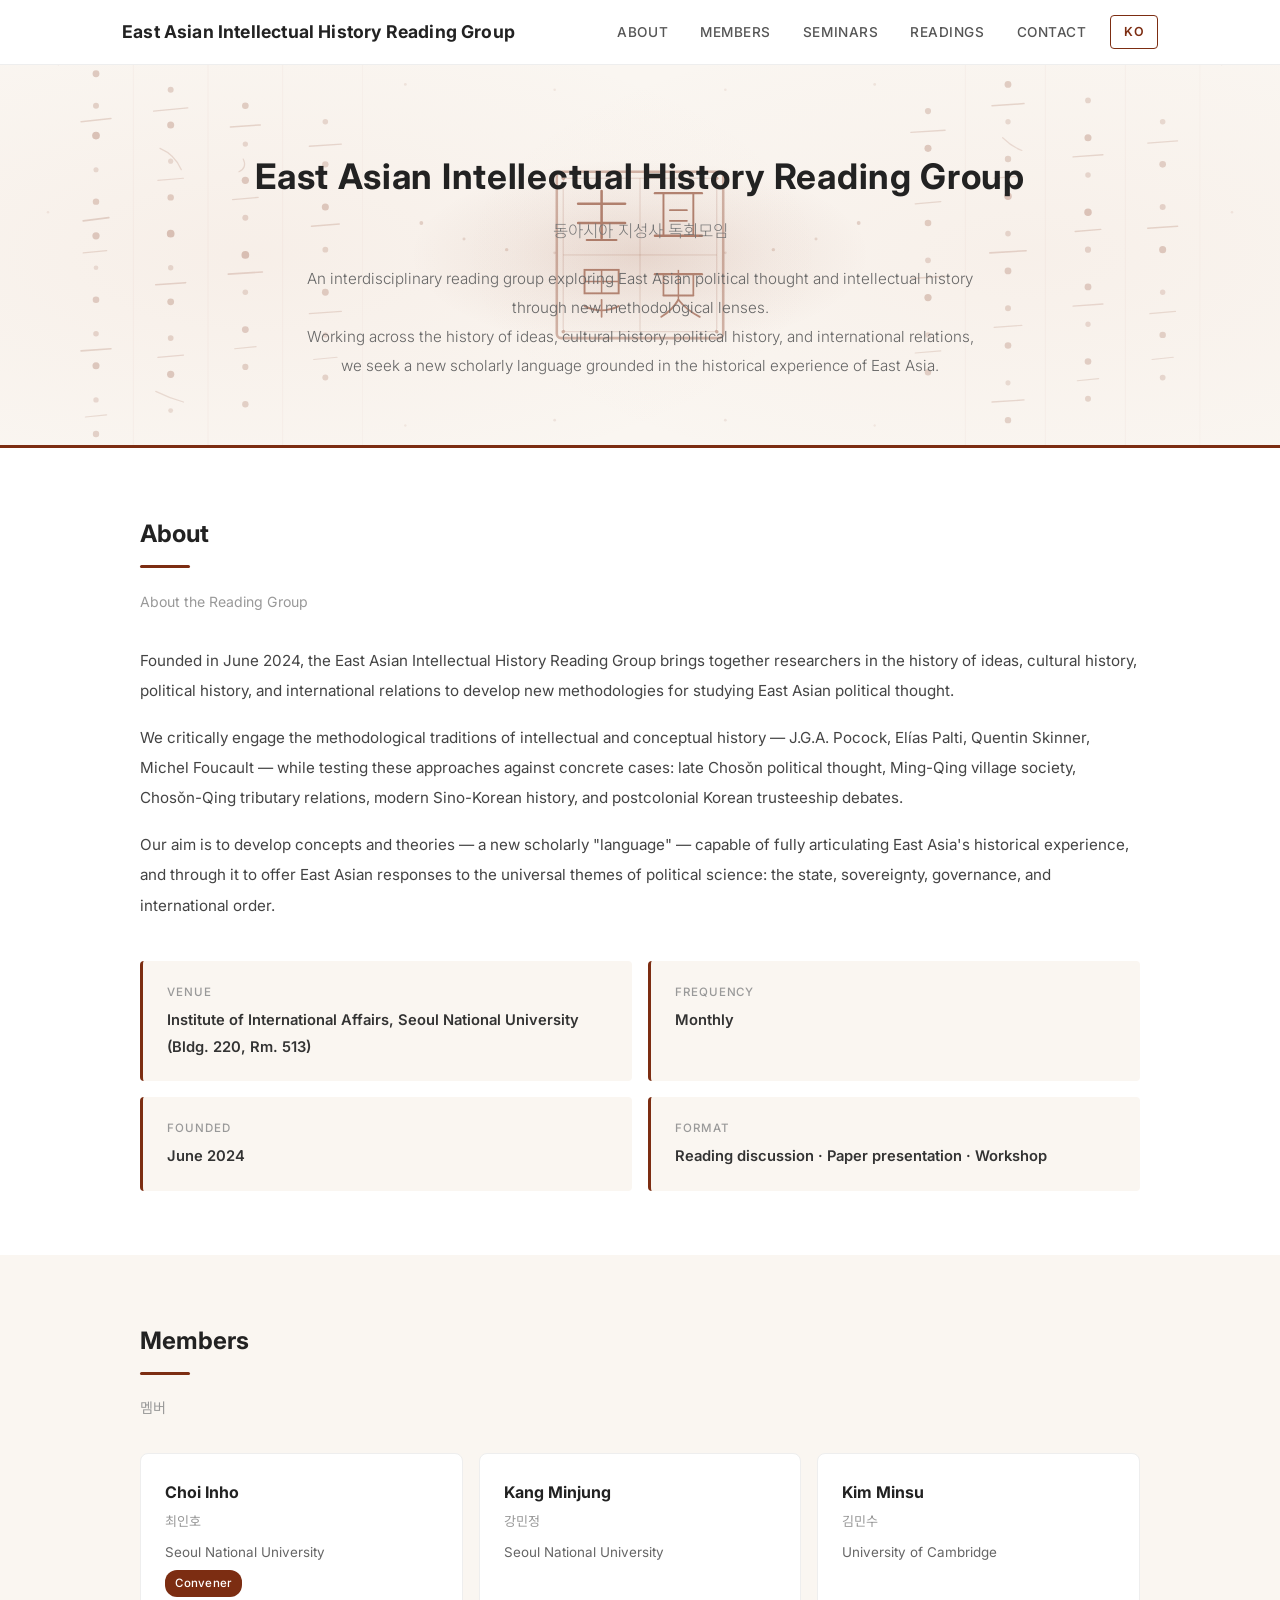
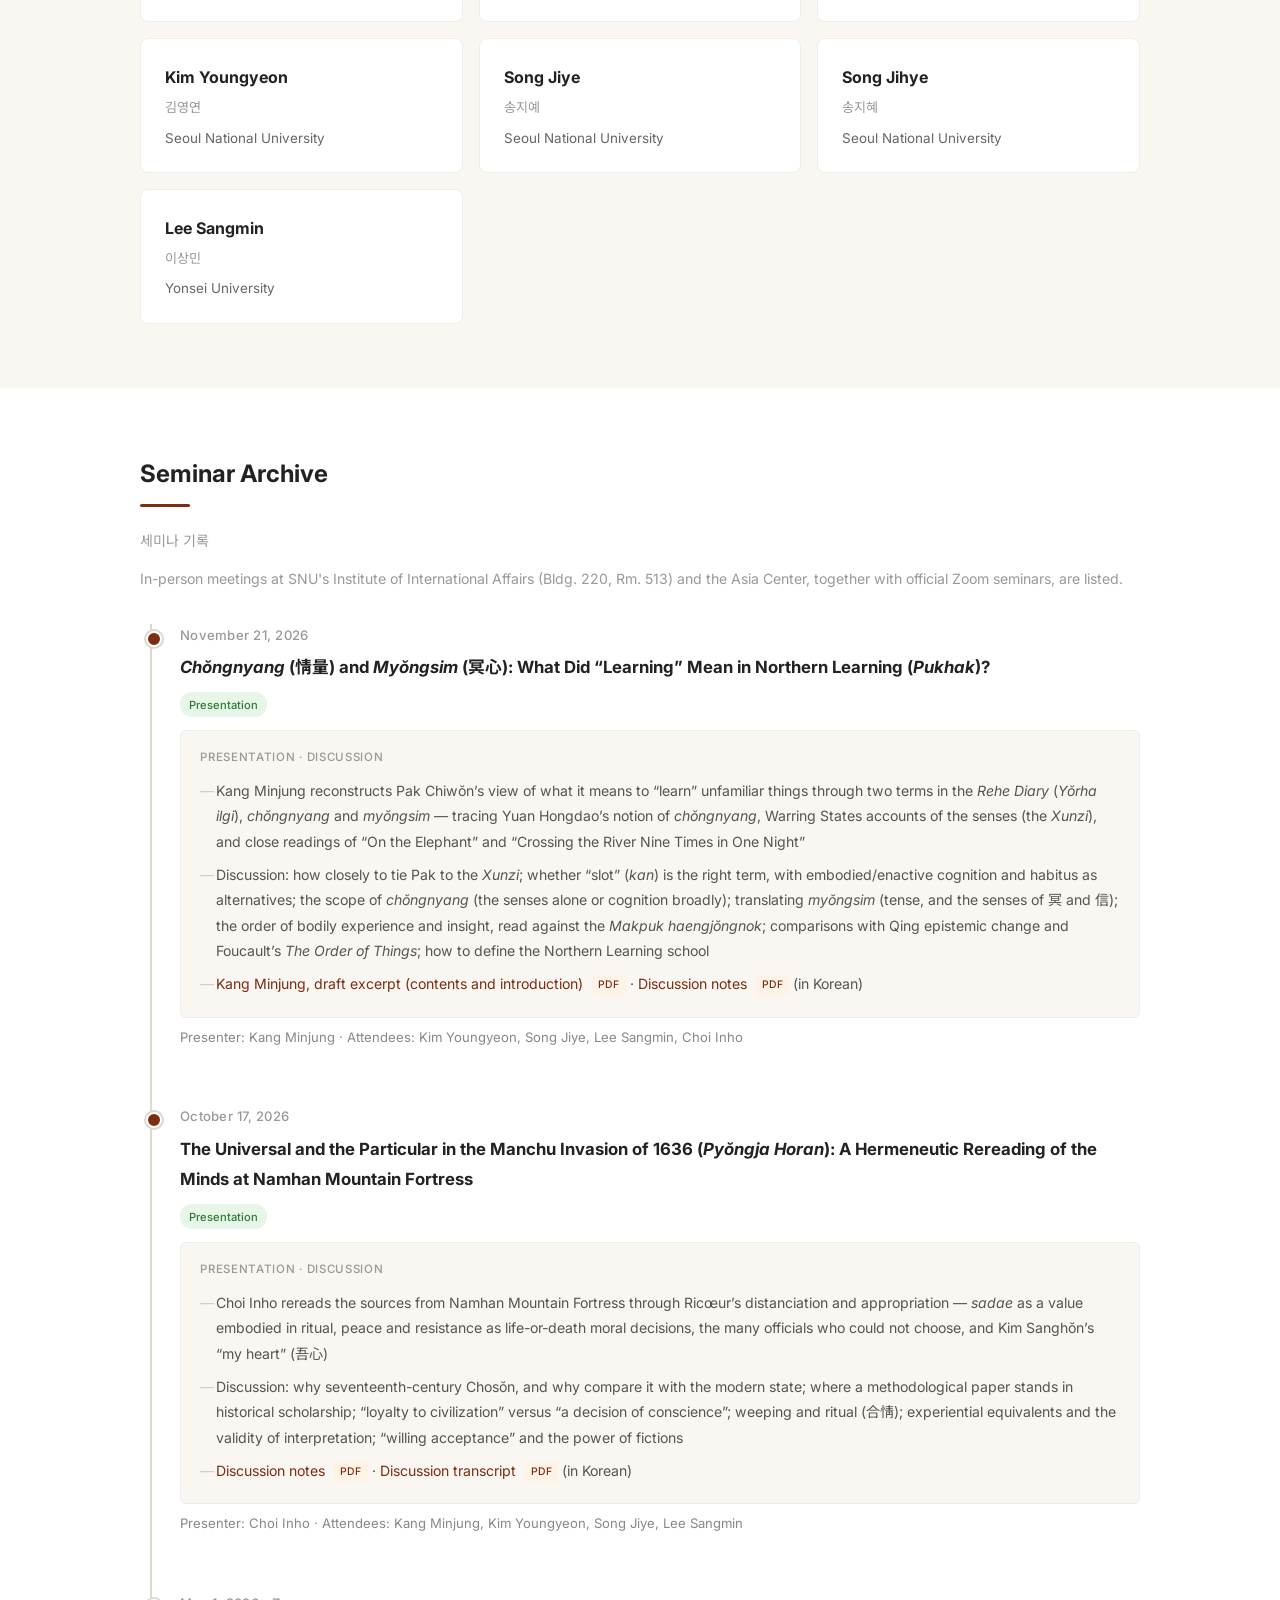
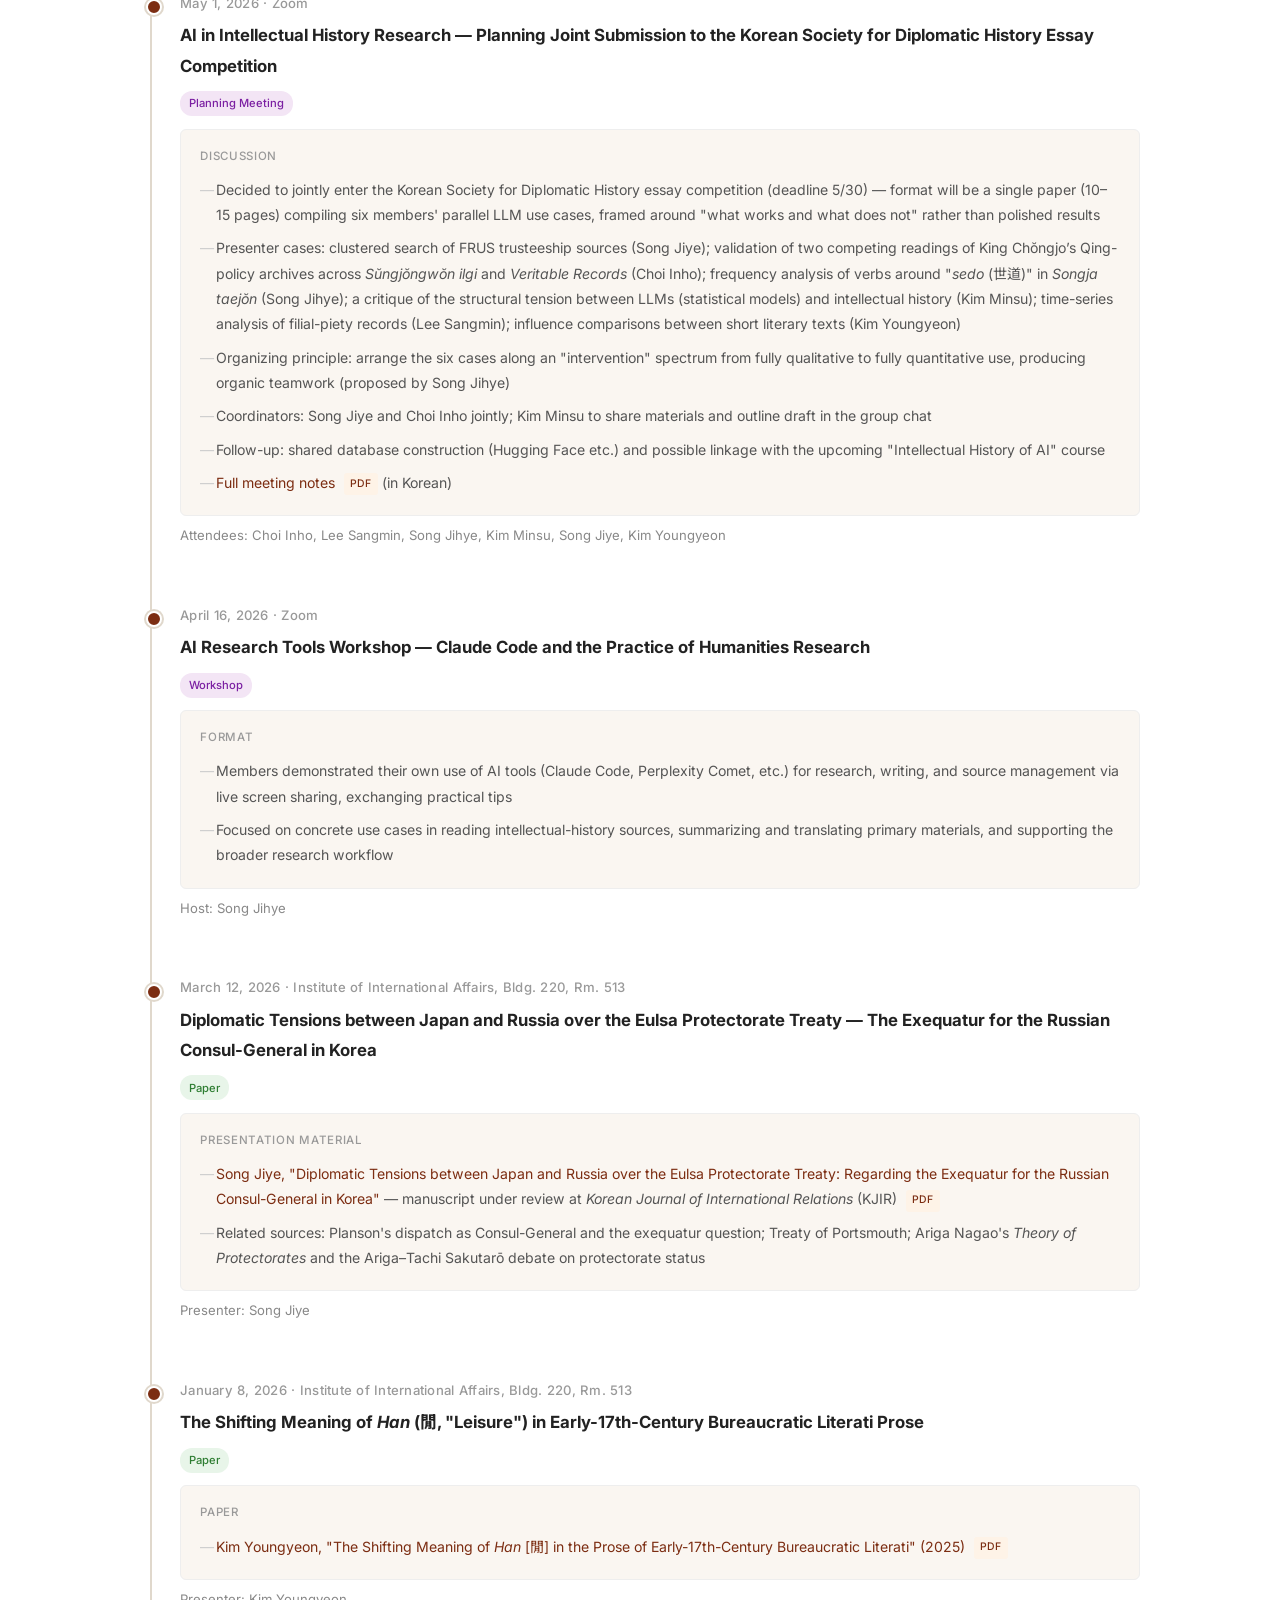
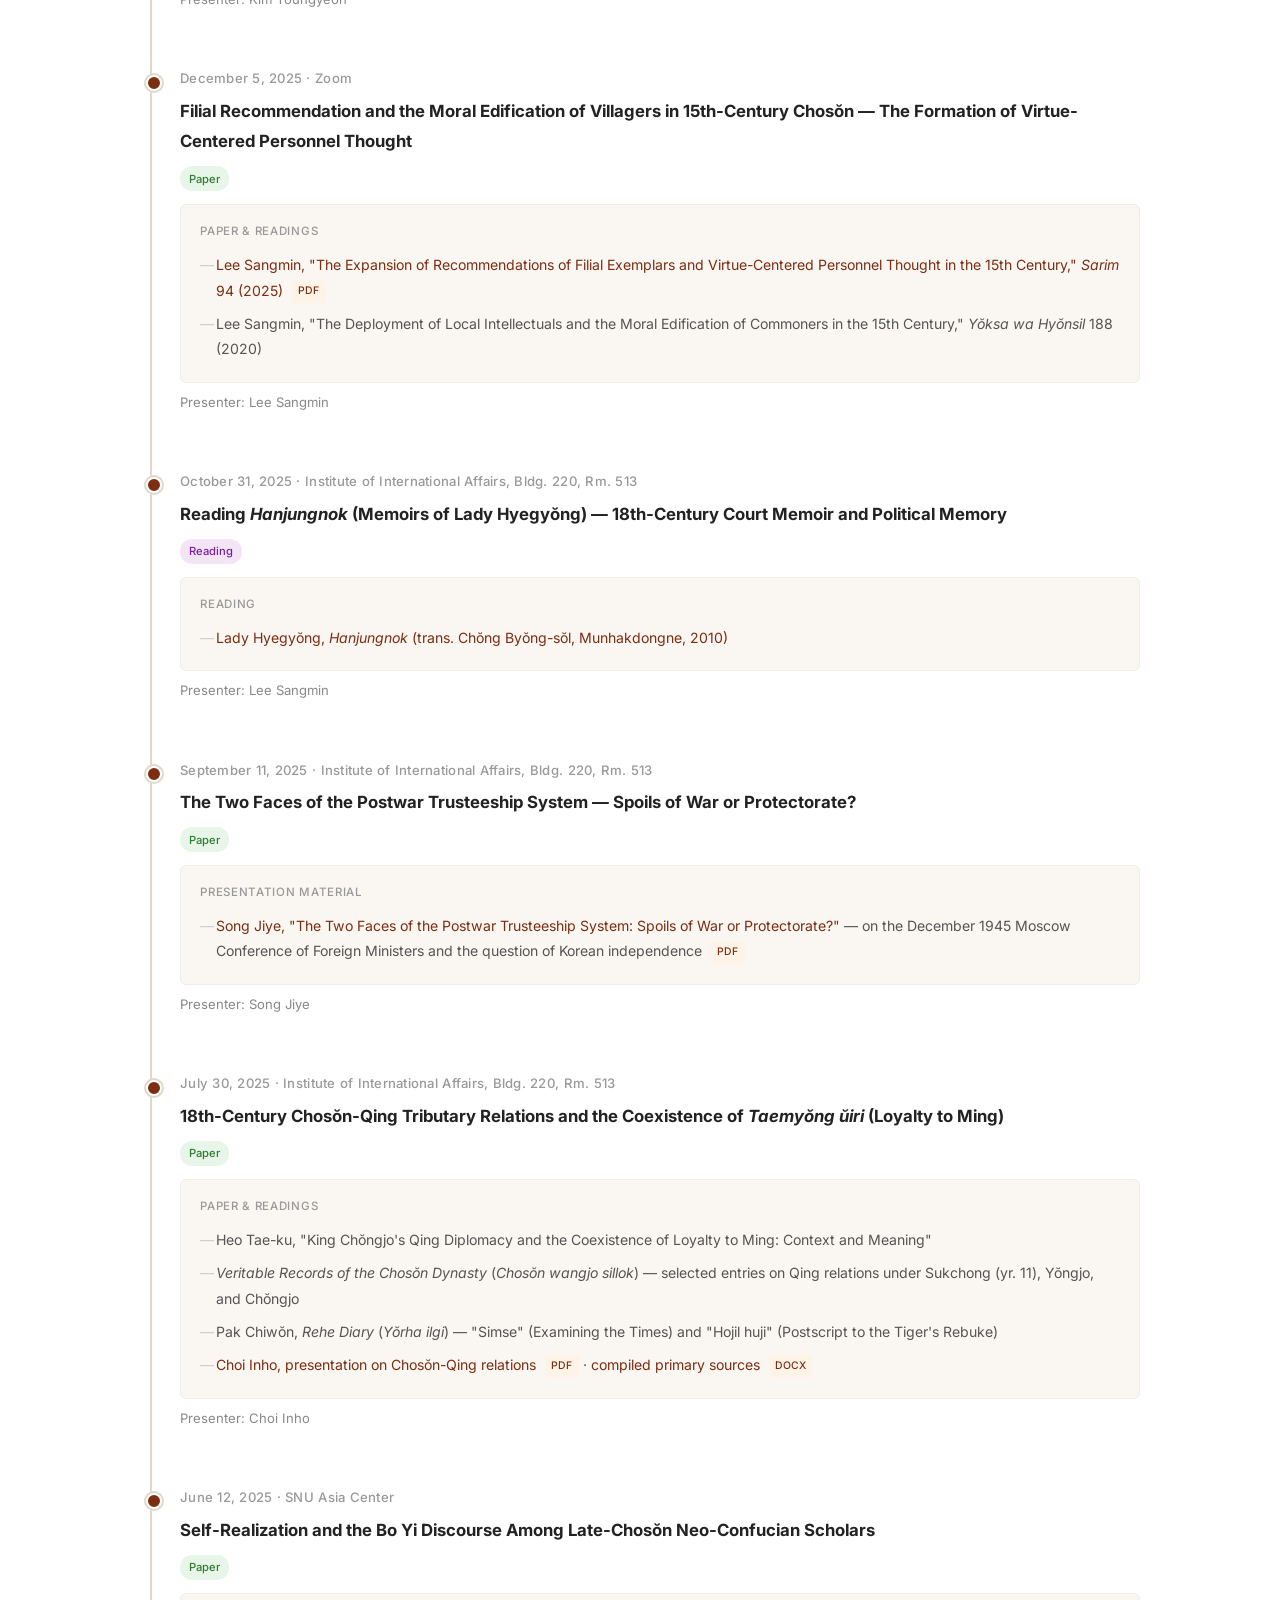
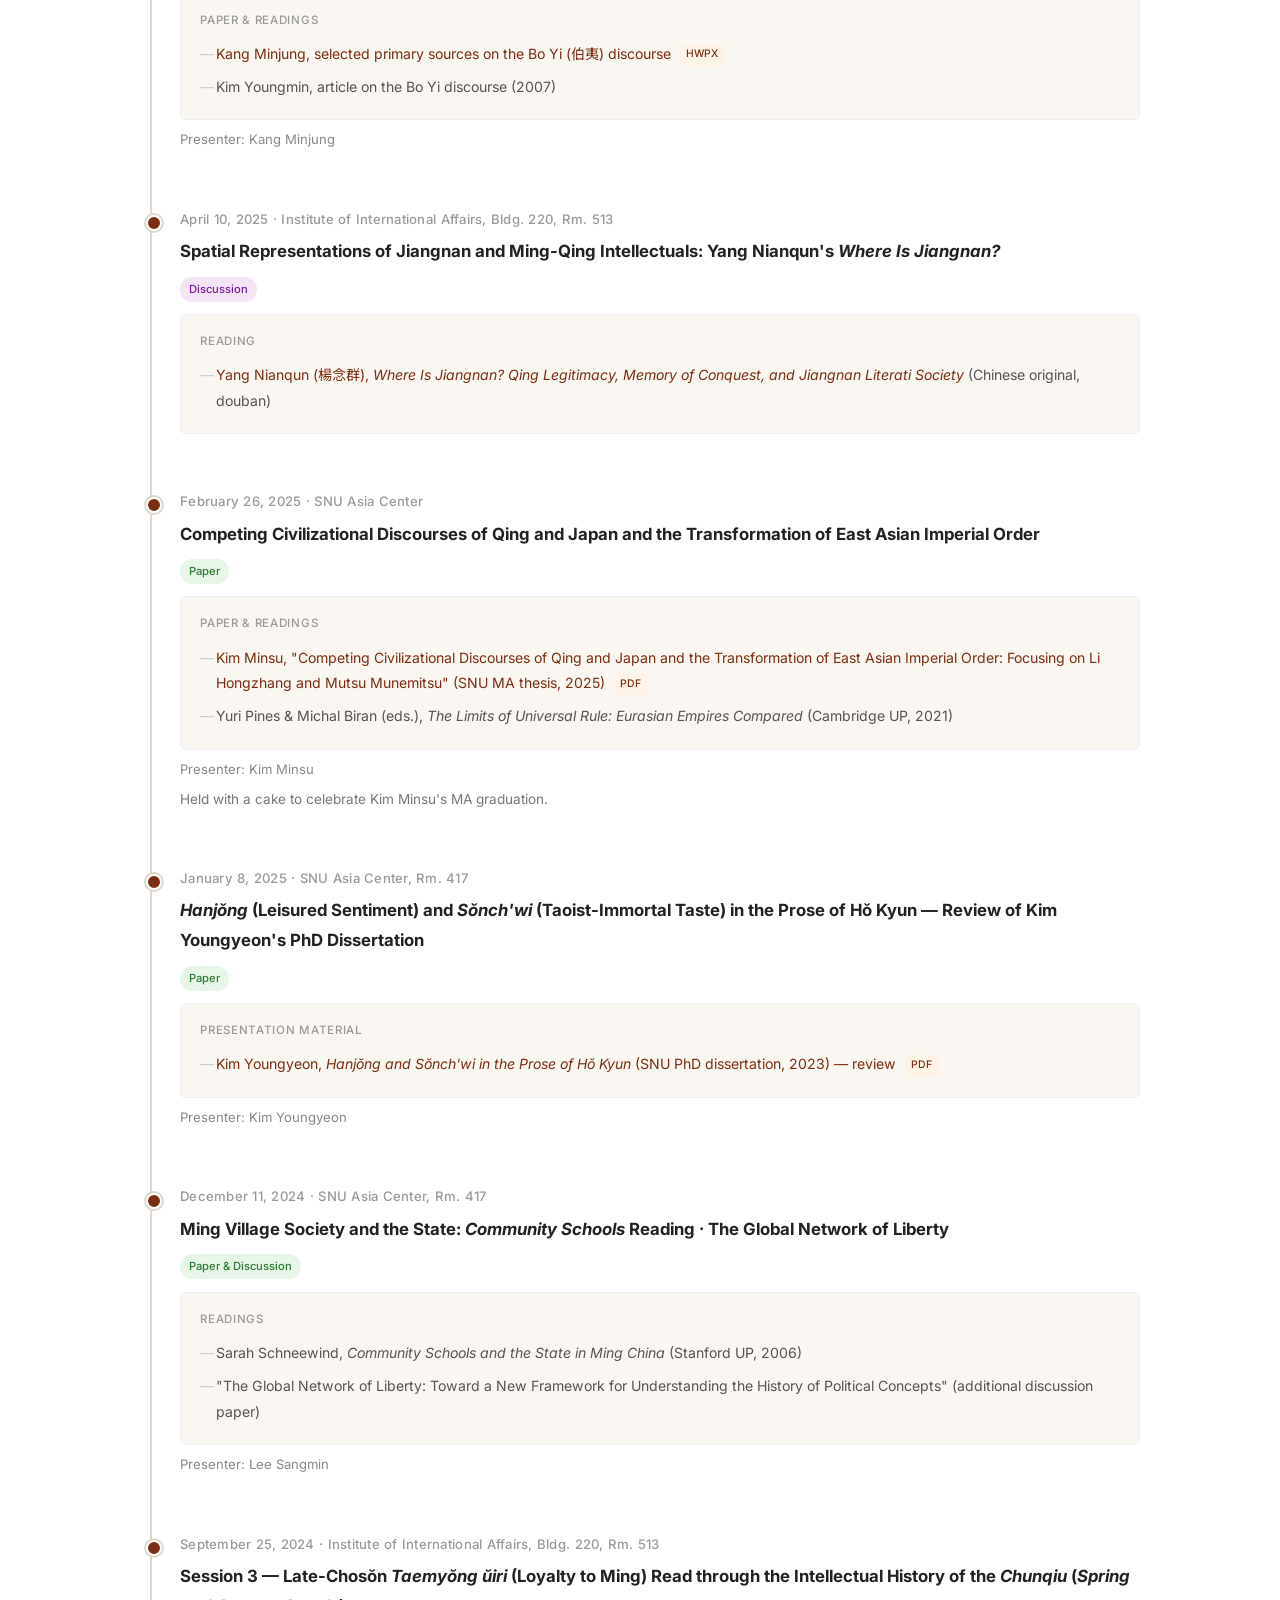
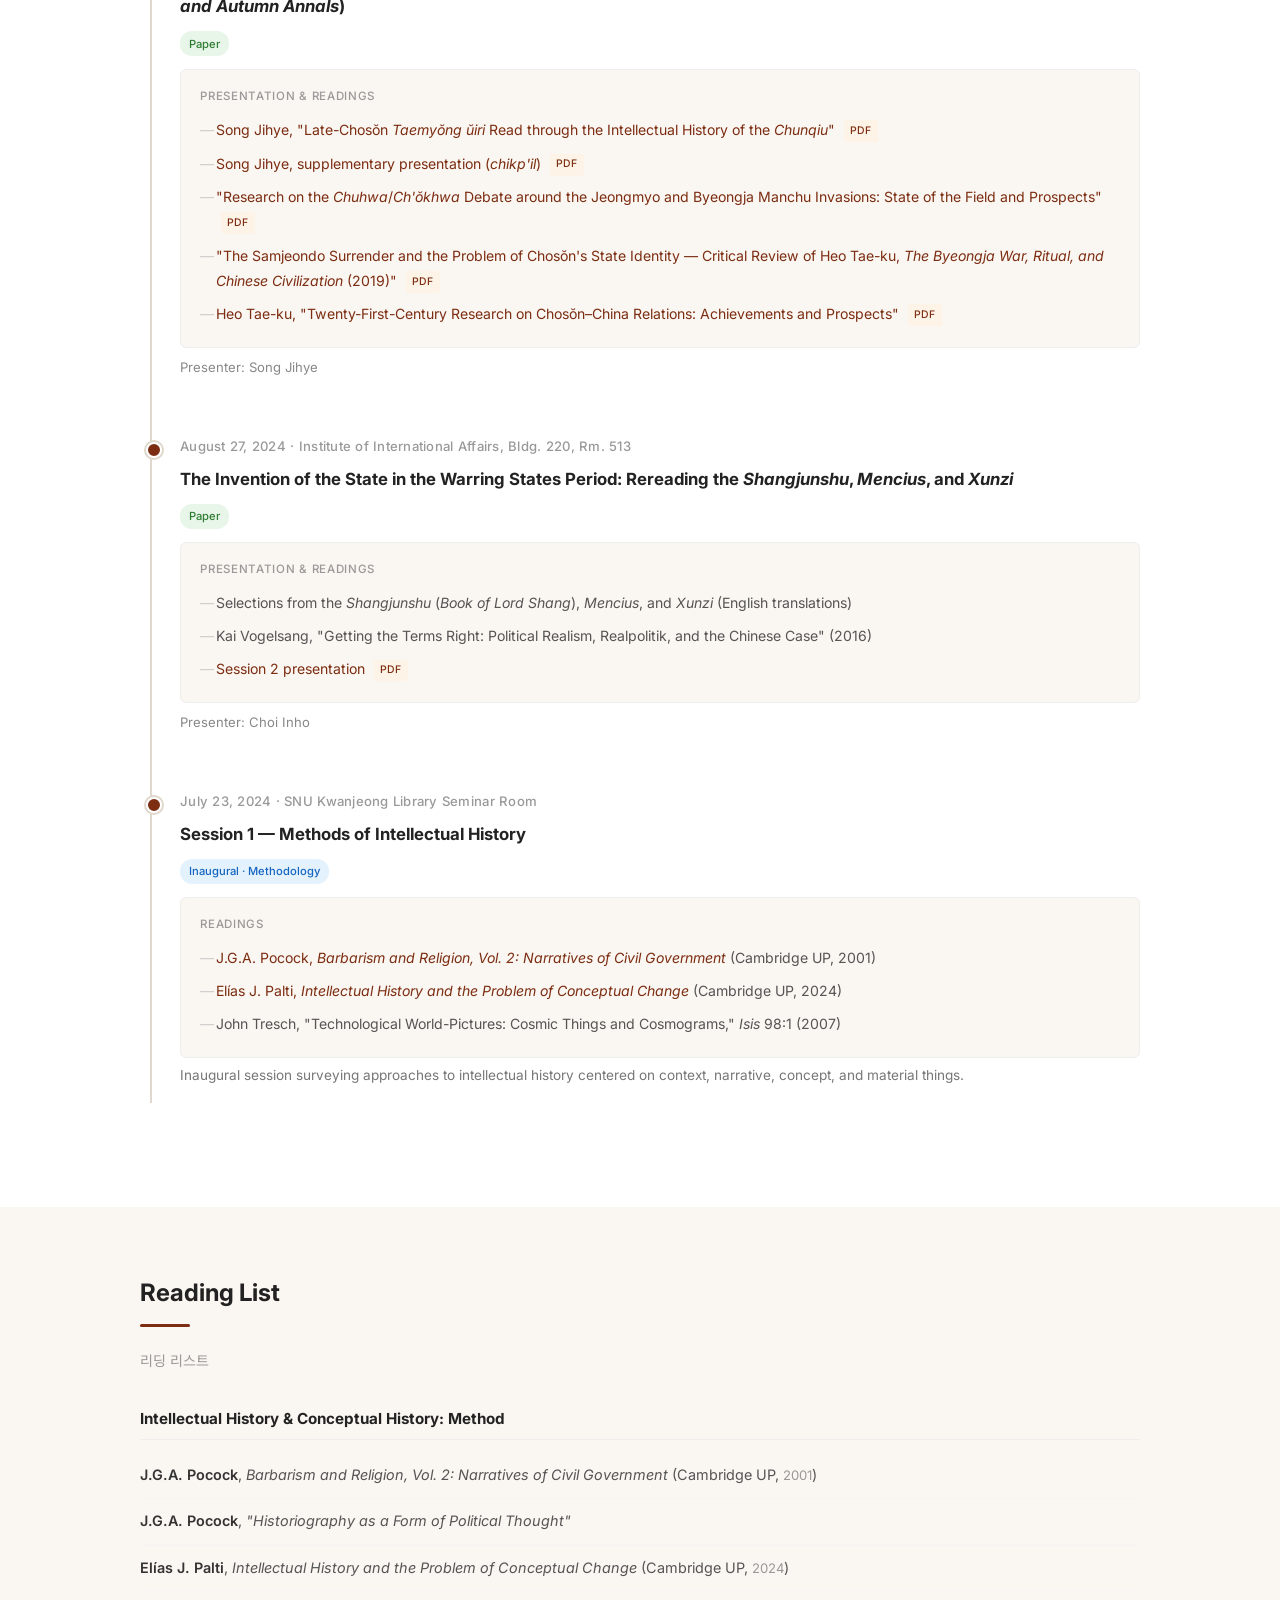
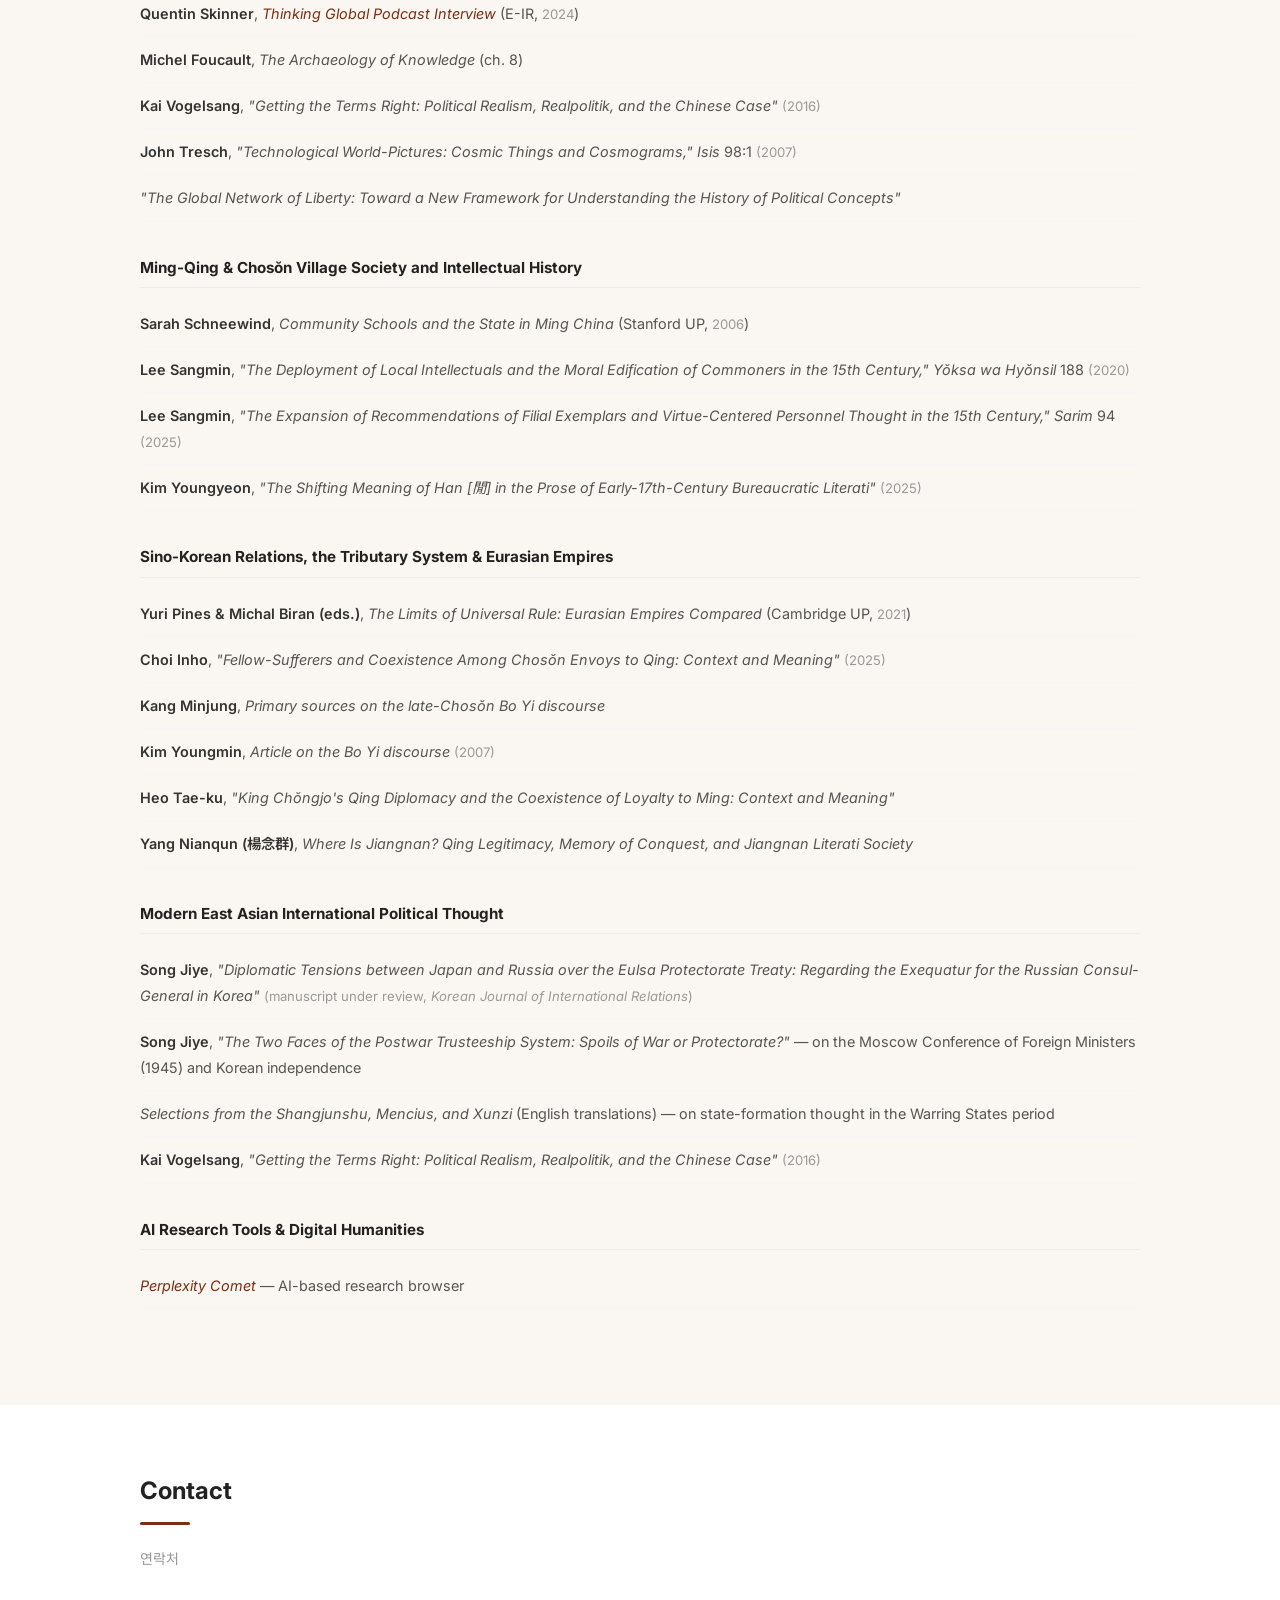
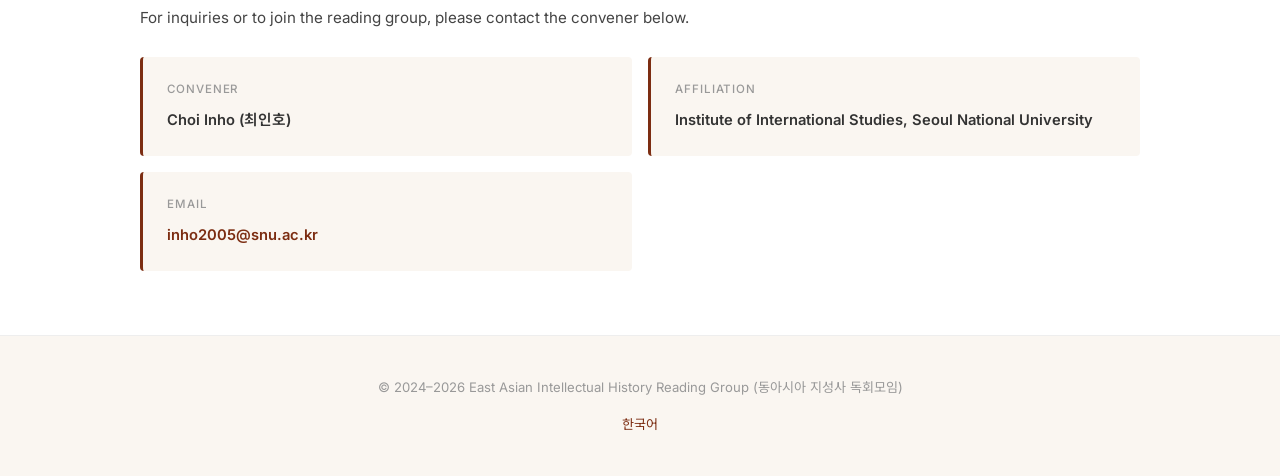
<file: en.html>
<!DOCTYPE html>
<html lang="en">
<head>
  <meta charset="UTF-8">
  <meta name="viewport" content="width=device-width, initial-scale=1.0">
  <title>East Asian Intellectual History Reading Group | 동아시아 지성사 독회모임</title>
  <link rel="stylesheet" href="style.css">
  <link href="https://fonts.googleapis.com/css2?family=Noto+Sans+KR:wght@300;400;500;700&family=Noto+Serif+KR:wght@400;500;700&family=Inter:wght@300;400;500;600;700&display=swap" rel="stylesheet">
</head>
<body>

<!-- HEADER -->
<header>
  <div class="header-inner">
    <div class="site-title"><a href="#top">East Asian Intellectual History Reading Group</a></div>
    <nav>
      <a href="#about">About</a>
      <a href="#members">Members</a>
      <a href="#seminars">Seminars</a>
      <a href="#readings">Readings</a>
      <a href="#contact">Contact</a>
      <a href="index.html" class="lang-switch">KO</a>
    </nav>
  </div>
</header>

<!-- HERO -->
<div class="hero" id="top">
  <h1>East Asian Intellectual History Reading Group</h1>
  <p class="subtitle">동아시아 지성사 독회모임</p>
  <p class="description">
    An interdisciplinary reading group exploring East Asian political thought and intellectual history through new methodological lenses.<br>
    Working across the history of ideas, cultural history, political history, and international relations, we seek a new scholarly language grounded in the historical experience of East Asia.
  </p>
</div>

<!-- ABOUT -->
<section id="about">
  <div class="container">
    <h2 class="section-title">About</h2>
    <p class="section-subtitle">About the Reading Group</p>
    <div class="about-text">
      <p>
        Founded in June 2024, the East Asian Intellectual History Reading Group brings together researchers in the history of ideas, cultural history, political history, and international relations to develop new methodologies for studying East Asian political thought.
      </p>
      <p style="margin-top:1rem;">
        We critically engage the methodological traditions of intellectual and conceptual history &mdash; J.G.A. Pocock, El&iacute;as Palti, Quentin Skinner, Michel Foucault &mdash; while testing these approaches against concrete cases: late Chosŏn political thought, Ming-Qing village society, Chosŏn-Qing tributary relations, modern Sino-Korean history, and postcolonial Korean trusteeship debates.
      </p>
      <p style="margin-top:1rem;">
        Our aim is to develop concepts and theories &mdash; a new scholarly "language" &mdash; capable of fully articulating East Asia's historical experience, and through it to offer East Asian responses to the universal themes of political science: the state, sovereignty, governance, and international order.
      </p>
    </div>
    <div class="about-info">
      <div class="info-card">
        <div class="label">Venue</div>
        <div class="value">Institute of International Affairs, Seoul National University (Bldg. 220, Rm. 513)</div>
      </div>
      <div class="info-card">
        <div class="label">Frequency</div>
        <div class="value">Monthly</div>
      </div>
      <div class="info-card">
        <div class="label">Founded</div>
        <div class="value">June 2024</div>
      </div>
      <div class="info-card">
        <div class="label">Format</div>
        <div class="value">Reading discussion &middot; Paper presentation &middot; Workshop</div>
      </div>
    </div>
  </div>
</section>

<!-- MEMBERS -->
<section id="members">
  <div class="container">
    <h2 class="section-title">Members</h2>
    <p class="section-subtitle">멤버</p>
    <div class="members-grid">
      <div class="member-card">
        <div class="member-name">Choi Inho</div>
        <div class="member-name-en">최인호</div>
        <div class="member-affiliation">Seoul National University</div>
        <div class="member-role">Convener</div>
      </div>
      <div class="member-card">
        <div class="member-name">Kang Minjung</div>
        <div class="member-name-en">강민정</div>
        <div class="member-affiliation">Seoul National University</div>
      </div>
      <div class="member-card">
        <div class="member-name">Kim Minsu</div>
        <div class="member-name-en">김민수</div>
        <div class="member-affiliation">University of Cambridge</div>
      </div>
      <div class="member-card">
        <div class="member-name">Kim Youngyeon</div>
        <div class="member-name-en">김영연</div>
        <div class="member-affiliation">Seoul National University</div>
      </div>
      <div class="member-card">
        <div class="member-name">Song Jiye</div>
        <div class="member-name-en">송지예</div>
        <div class="member-affiliation">Seoul National University</div>
      </div>
      <div class="member-card">
        <div class="member-name">Song Jihye</div>
        <div class="member-name-en">송지혜</div>
        <div class="member-affiliation">Seoul National University</div>
      </div>
      <div class="member-card">
        <div class="member-name">Lee Sangmin</div>
        <div class="member-name-en">이상민</div>
        <div class="member-affiliation">Yonsei University</div>
      </div>
    </div>
  </div>
</section>

<!-- SEMINARS -->
<section id="seminars">
  <div class="container">
    <h2 class="section-title">Seminar Archive</h2>
    <p class="section-subtitle">세미나 기록</p>

    <p class="section-subtitle" style="margin-top:-1.2rem; margin-bottom:2rem;">In-person meetings at SNU's Institute of International Affairs (Bldg. 220, Rm. 513) and the Asia Center, together with official Zoom seminars, are listed.</p>

    <div class="timeline">

      <!-- 2026-11-21 -->
      <div class="timeline-item">
        <div class="timeline-date">November 21, 2026</div>
        <div class="timeline-title"><em>Chŏngnyang</em> (情量) and <em>Myŏngsim</em> (冥心): What Did &ldquo;Learning&rdquo; Mean in Northern Learning (<em>Pukhak</em>)?</div>
        <span class="timeline-badge badge-lecture">Presentation</span>
        <div class="timeline-reading">
          <div class="reading-label">Presentation &middot; Discussion</div>
          <ul>
            <li>Kang Minjung reconstructs Pak Chiwŏn&rsquo;s view of what it means to &ldquo;learn&rdquo; unfamiliar things through two terms in the <em>Rehe Diary</em> (<em>Yŏrha ilgi</em>), <em>chŏngnyang</em> and <em>myŏngsim</em> &mdash; tracing Yuan Hongdao&rsquo;s notion of <em>chŏngnyang</em>, Warring States accounts of the senses (the <em>Xunzi</em>), and close readings of &ldquo;On the Elephant&rdquo; and &ldquo;Crossing the River Nine Times in One Night&rdquo;</li>
            <li>Discussion: how closely to tie Pak to the <em>Xunzi</em>; whether &ldquo;slot&rdquo; (<em>kan</em>) is the right term, with embodied/enactive cognition and habitus as alternatives; the scope of <em>chŏngnyang</em> (the senses alone or cognition broadly); translating <em>myŏngsim</em> (tense, and the senses of 冥 and 信); the order of bodily experience and insight, read against the <em>Makpuk haengjŏngnok</em>; comparisons with Qing epistemic change and Foucault&rsquo;s <em>The Order of Things</em>; how to define the Northern Learning school</li>
            <li><a href="docs/2026-11-21_kang_draft_excerpt.pdf" target="_blank" rel="noopener">Kang Minjung, draft excerpt (contents and introduction)</a> <span class="file-icon">PDF</span> &middot; <a href="docs/2026-11-21_discussion_notes.pdf" target="_blank" rel="noopener">Discussion notes</a> <span class="file-icon">PDF</span> (in Korean)</li>
          </ul>
        </div>
        <div class="timeline-presenter">Presenter: Kang Minjung &middot; Attendees: Kim Youngyeon, Song Jiye, Lee Sangmin, Choi Inho</div>
      </div>

      <!-- 2026-10-17 -->
      <div class="timeline-item">
        <div class="timeline-date">October 17, 2026</div>
        <div class="timeline-title">The Universal and the Particular in the Manchu Invasion of 1636 (<em>Pyŏngja Horan</em>): A Hermeneutic Rereading of the Minds at Namhan Mountain Fortress</div>
        <span class="timeline-badge badge-lecture">Presentation</span>
        <div class="timeline-reading">
          <div class="reading-label">Presentation &middot; Discussion</div>
          <ul>
            <li>Choi Inho rereads the sources from Namhan Mountain Fortress through Ricœur&rsquo;s distanciation and appropriation &mdash; <em>sadae</em> as a value embodied in ritual, peace and resistance as life-or-death moral decisions, the many officials who could not choose, and Kim Sanghŏn&rsquo;s &ldquo;my heart&rdquo; (吾心)</li>
            <li>Discussion: why seventeenth-century Chosŏn, and why compare it with the modern state; where a methodological paper stands in historical scholarship; &ldquo;loyalty to civilization&rdquo; versus &ldquo;a decision of conscience&rdquo;; weeping and ritual (合情); experiential equivalents and the validity of interpretation; &ldquo;willing acceptance&rdquo; and the power of fictions</li>
            <li><a href="docs/2026-10-17_discussion_notes.pdf" target="_blank" rel="noopener">Discussion notes</a> <span class="file-icon">PDF</span> &middot; <a href="docs/2026-10-17_transcript.pdf" target="_blank" rel="noopener">Discussion transcript</a> <span class="file-icon">PDF</span> (in Korean)</li>
          </ul>
        </div>
        <div class="timeline-presenter">Presenter: Choi Inho &middot; Attendees: Kang Minjung, Kim Youngyeon, Song Jiye, Lee Sangmin</div>
      </div>

      <!-- 2026-05-01 -->
      <div class="timeline-item">
        <div class="timeline-date">May 1, 2026 &middot; Zoom</div>
        <div class="timeline-title">AI in Intellectual History Research &mdash; Planning Joint Submission to the Korean Society for Diplomatic History Essay Competition</div>
        <span class="timeline-badge badge-discussion">Planning Meeting</span>
        <div class="timeline-reading">
          <div class="reading-label">Discussion</div>
          <ul>
            <li>Decided to jointly enter the Korean Society for Diplomatic History essay competition (deadline 5/30) &mdash; format will be a single paper (10&ndash;15 pages) compiling six members' parallel LLM use cases, framed around "what works and what does not" rather than polished results</li>
            <li>Presenter cases: clustered search of FRUS trusteeship sources (Song Jiye); validation of two competing readings of King Chŏngjo&rsquo;s Qing-policy archives across <em>Sŭngjŏngwŏn ilgi</em> and <em>Veritable Records</em> (Choi Inho); frequency analysis of verbs around "<em>sedo</em> (世道)" in <em>Songja taejŏn</em> (Song Jihye); a critique of the structural tension between LLMs (statistical models) and intellectual history (Kim Minsu); time-series analysis of filial-piety records (Lee Sangmin); influence comparisons between short literary texts (Kim Youngyeon)</li>
            <li>Organizing principle: arrange the six cases along an "intervention" spectrum from fully qualitative to fully quantitative use, producing organic teamwork (proposed by Song Jihye)</li>
            <li>Coordinators: Song Jiye and Choi Inho jointly; Kim Minsu to share materials and outline draft in the group chat</li>
            <li>Follow-up: shared database construction (Hugging Face etc.) and possible linkage with the upcoming "Intellectual History of AI" course</li>
            <li><a href="docs/2026-05-01_ai_research_meeting.pdf" target="_blank" rel="noopener">Full meeting notes</a> <span class="file-icon">PDF</span> (in Korean)</li>
          </ul>
        </div>
        <div class="timeline-presenter">Attendees: Choi Inho, Lee Sangmin, Song Jihye, Kim Minsu, Song Jiye, Kim Youngyeon</div>
      </div>

      <!-- 2026-04-16 -->
      <div class="timeline-item">
        <div class="timeline-date">April 16, 2026 &middot; Zoom</div>
        <div class="timeline-title">AI Research Tools Workshop &mdash; Claude Code and the Practice of Humanities Research</div>
        <span class="timeline-badge badge-discussion">Workshop</span>
        <div class="timeline-reading">
          <div class="reading-label">Format</div>
          <ul>
            <li>Members demonstrated their own use of AI tools (Claude Code, Perplexity Comet, etc.) for research, writing, and source management via live screen sharing, exchanging practical tips</li>
            <li>Focused on concrete use cases in reading intellectual-history sources, summarizing and translating primary materials, and supporting the broader research workflow</li>
          </ul>
        </div>
        <div class="timeline-presenter">Host: Song Jihye</div>
      </div>

      <!-- 2026-03-12 -->
      <div class="timeline-item">
        <div class="timeline-date">March 12, 2026 &middot; Institute of International Affairs, Bldg. 220, Rm. 513</div>
        <div class="timeline-title">Diplomatic Tensions between Japan and Russia over the Eulsa Protectorate Treaty &mdash; The Exequatur for the Russian Consul-General in Korea</div>
        <span class="timeline-badge badge-lecture">Paper</span>
        <div class="timeline-reading">
          <div class="reading-label">Presentation Material</div>
          <ul>
            <li><a href="https://drive.google.com/file/d/1U2bk1B01snGCpZ4kHFnb6t5DGu-zUbsW/view" target="_blank" rel="noopener">Song Jiye, "Diplomatic Tensions between Japan and Russia over the Eulsa Protectorate Treaty: Regarding the Exequatur for the Russian Consul-General in Korea"</a> &mdash; manuscript under review at <em>Korean Journal of International Relations</em> (KJIR) <span class="file-icon">PDF</span></li>
            <li>Related sources: Planson's dispatch as Consul-General and the exequatur question; Treaty of Portsmouth; Ariga Nagao's <em>Theory of Protectorates</em> and the Ariga&ndash;Tachi Sakutarō debate on protectorate status</li>
          </ul>
        </div>
        <div class="timeline-presenter">Presenter: Song Jiye</div>
      </div>

      <!-- 2026-01-08 -->
      <div class="timeline-item">
        <div class="timeline-date">January 8, 2026 &middot; Institute of International Affairs, Bldg. 220, Rm. 513</div>
        <div class="timeline-title">The Shifting Meaning of <em>Han</em> (閒, "Leisure") in Early-17th-Century Bureaucratic Literati Prose</div>
        <span class="timeline-badge badge-lecture">Paper</span>
        <div class="timeline-reading">
          <div class="reading-label">Paper</div>
          <ul>
            <li><a href="https://drive.google.com/file/d/1aK_1L7EQ0xRnOi_R8tPHZGw-odXZj9qg/view" target="_blank" rel="noopener">Kim Youngyeon, "The Shifting Meaning of <em>Han</em> [閒] in the Prose of Early-17th-Century Bureaucratic Literati" (2025)</a> <span class="file-icon">PDF</span></li>
          </ul>
        </div>
        <div class="timeline-presenter">Presenter: Kim Youngyeon</div>
      </div>

      <!-- 2025-12-05 -->
      <div class="timeline-item">
        <div class="timeline-date">December 5, 2025 &middot; Zoom</div>
        <div class="timeline-title">Filial Recommendation and the Moral Edification of Villagers in 15th-Century Chosŏn &mdash; The Formation of Virtue-Centered Personnel Thought</div>
        <span class="timeline-badge badge-lecture">Paper</span>
        <div class="timeline-reading">
          <div class="reading-label">Paper &amp; Readings</div>
          <ul>
            <li><a href="https://drive.google.com/file/d/1_ht7-SZTPnJsf2jjgePAkcCkBkpGPz-i/view" target="_blank" rel="noopener">Lee Sangmin, "The Expansion of Recommendations of Filial Exemplars and Virtue-Centered Personnel Thought in the 15th Century," <em>Sarim</em> 94 (2025)</a> <span class="file-icon">PDF</span></li>
            <li>Lee Sangmin, "The Deployment of Local Intellectuals and the Moral Edification of Commoners in the 15th Century," <em>Yŏksa wa Hyŏnsil</em> 188 (2020)</li>
          </ul>
        </div>
        <div class="timeline-presenter">Presenter: Lee Sangmin</div>
      </div>

      <!-- 2025-10-31 -->
      <div class="timeline-item">
        <div class="timeline-date">October 31, 2025 &middot; Institute of International Affairs, Bldg. 220, Rm. 513</div>
        <div class="timeline-title">Reading <em>Hanjungnok</em> (Memoirs of Lady Hyegyŏng) &mdash; 18th-Century Court Memoir and Political Memory</div>
        <span class="timeline-badge badge-discussion">Reading</span>
        <div class="timeline-reading">
          <div class="reading-label">Reading</div>
          <ul>
            <li><a href="https://www.aladin.co.kr/shop/wproduct.aspx?ItemId=7609774" target="_blank" rel="noopener">Lady Hyegyŏng, <em>Hanjungnok</em> (trans. Chŏng Byŏng-sŏl, Munhakdongne, 2010)</a></li>
          </ul>
        </div>
        <div class="timeline-presenter">Presenter: Lee Sangmin</div>
      </div>

      <!-- 2025-09-11 -->
      <div class="timeline-item">
        <div class="timeline-date">September 11, 2025 &middot; Institute of International Affairs, Bldg. 220, Rm. 513</div>
        <div class="timeline-title">The Two Faces of the Postwar Trusteeship System &mdash; Spoils of War or Protectorate?</div>
        <span class="timeline-badge badge-lecture">Paper</span>
        <div class="timeline-reading">
          <div class="reading-label">Presentation Material</div>
          <ul>
            <li><a href="https://drive.google.com/file/d/1yTjsjfcCXwxiwnCUeyRooPTneyqngxej/view" target="_blank" rel="noopener">Song Jiye, "The Two Faces of the Postwar Trusteeship System: Spoils of War or Protectorate?"</a> &mdash; on the December 1945 Moscow Conference of Foreign Ministers and the question of Korean independence <span class="file-icon">PDF</span></li>
          </ul>
        </div>
        <div class="timeline-presenter">Presenter: Song Jiye</div>
      </div>

      <!-- 2025-07-30 -->
      <div class="timeline-item">
        <div class="timeline-date">July 30, 2025 &middot; Institute of International Affairs, Bldg. 220, Rm. 513</div>
        <div class="timeline-title">18th-Century Chosŏn-Qing Tributary Relations and the Coexistence of <em>Taemyŏng ŭiri</em> (Loyalty to Ming)</div>
        <span class="timeline-badge badge-lecture">Paper</span>
        <div class="timeline-reading">
          <div class="reading-label">Paper &amp; Readings</div>
          <ul>
            <li>Heo Tae-ku, "King Chŏngjo's Qing Diplomacy and the Coexistence of Loyalty to Ming: Context and Meaning"</li>
            <li><em>Veritable Records of the Chosŏn Dynasty</em> (<em>Chosŏn wangjo sillok</em>) &mdash; selected entries on Qing relations under Sukchong (yr. 11), Yŏngjo, and Chŏngjo</li>
            <li>Pak Chiwŏn, <em>Rehe Diary</em> (<em>Yŏrha ilgi</em>) &mdash; "Simse" (Examining the Times) and "Hojil huji" (Postscript to the Tiger's Rebuke)</li>
            <li><a href="https://drive.google.com/file/d/1O3c-nzvZimKEq67r2HDomvlgoNfCA_DF/view" target="_blank" rel="noopener">Choi Inho, presentation on Chosŏn-Qing relations</a> <span class="file-icon">PDF</span> &middot; <a href="https://drive.google.com/file/d/1CSX4UoHxHlep98gl9mru-MWm1oMv5Isj/view" target="_blank" rel="noopener">compiled primary sources</a> <span class="file-icon">DOCX</span></li>
          </ul>
        </div>
        <div class="timeline-presenter">Presenter: Choi Inho</div>
      </div>

      <!-- 2025-06-12 -->
      <div class="timeline-item">
        <div class="timeline-date">June 12, 2025 &middot; SNU Asia Center</div>
        <div class="timeline-title">Self-Realization and the Bo Yi Discourse Among Late-Chosŏn Neo-Confucian Scholars</div>
        <span class="timeline-badge badge-lecture">Paper</span>
        <div class="timeline-reading">
          <div class="reading-label">Paper &amp; Readings</div>
          <ul>
            <li><a href="https://drive.google.com/file/d/1NC3_NkMuja7m4livKyuee8qPDTv-LGqD/view" target="_blank" rel="noopener">Kang Minjung, selected primary sources on the Bo Yi (伯夷) discourse</a> <span class="file-icon">HWPX</span></li>
            <li>Kim Youngmin, article on the Bo Yi discourse (2007)</li>
          </ul>
        </div>
        <div class="timeline-presenter">Presenter: Kang Minjung</div>
      </div>

      <!-- 2025-04-10 -->
      <div class="timeline-item">
        <div class="timeline-date">April 10, 2025 &middot; Institute of International Affairs, Bldg. 220, Rm. 513</div>
        <div class="timeline-title">Spatial Representations of Jiangnan and Ming-Qing Intellectuals: Yang Nianqun's <em>Where Is Jiangnan?</em></div>
        <span class="timeline-badge badge-discussion">Discussion</span>
        <div class="timeline-reading">
          <div class="reading-label">Reading</div>
          <ul>
            <li><a href="https://m.douban.com/book/subject/4928309" target="_blank" rel="noopener">Yang Nianqun (楊念群), <em>Where Is Jiangnan? Qing Legitimacy, Memory of Conquest, and Jiangnan Literati Society</em></a> (Chinese original, douban)</li>
          </ul>
        </div>
      </div>

      <!-- 2025-02-26 -->
      <div class="timeline-item">
        <div class="timeline-date">February 26, 2025 &middot; SNU Asia Center</div>
        <div class="timeline-title">Competing Civilizational Discourses of Qing and Japan and the Transformation of East Asian Imperial Order</div>
        <span class="timeline-badge badge-lecture">Paper</span>
        <div class="timeline-reading">
          <div class="reading-label">Paper &amp; Readings</div>
          <ul>
            <li><a href="https://drive.google.com/file/d/12RnHwl_IgRFNwp7LksJ8BfeYk1voXkw8/view" target="_blank" rel="noopener">Kim Minsu, "Competing Civilizational Discourses of Qing and Japan and the Transformation of East Asian Imperial Order: Focusing on Li Hongzhang and Mutsu Munemitsu" (SNU MA thesis, 2025)</a> <span class="file-icon">PDF</span></li>
            <li>Yuri Pines &amp; Michal Biran (eds.), <em>The Limits of Universal Rule: Eurasian Empires Compared</em> (Cambridge UP, 2021)</li>
          </ul>
        </div>
        <div class="timeline-presenter">Presenter: Kim Minsu</div>
        <div class="timeline-summary">Held with a cake to celebrate Kim Minsu's MA graduation.</div>
      </div>

      <!-- 2025-01-08 -->
      <div class="timeline-item">
        <div class="timeline-date">January 8, 2025 &middot; SNU Asia Center, Rm. 417</div>
        <div class="timeline-title"><em>Hanjŏng</em> (Leisured Sentiment) and <em>Sŏnch'wi</em> (Taoist-Immortal Taste) in the Prose of Hŏ Kyun &mdash; Review of Kim Youngyeon's PhD Dissertation</div>
        <span class="timeline-badge badge-lecture">Paper</span>
        <div class="timeline-reading">
          <div class="reading-label">Presentation Material</div>
          <ul>
            <li><a href="https://drive.google.com/file/d/1Odb6ZGZKrackZOwUy5mYcy-N6UGJ6F59/view" target="_blank" rel="noopener">Kim Youngyeon, <em>Hanjŏng and Sŏnch'wi in the Prose of Hŏ Kyun</em> (SNU PhD dissertation, 2023) &mdash; review</a> <span class="file-icon">PDF</span></li>
          </ul>
        </div>
        <div class="timeline-presenter">Presenter: Kim Youngyeon</div>
      </div>

      <!-- 2024-12-11 -->
      <div class="timeline-item">
        <div class="timeline-date">December 11, 2024 &middot; SNU Asia Center, Rm. 417</div>
        <div class="timeline-title">Ming Village Society and the State: <em>Community Schools</em> Reading &middot; The Global Network of Liberty</div>
        <span class="timeline-badge badge-lecture">Paper &amp; Discussion</span>
        <div class="timeline-reading">
          <div class="reading-label">Readings</div>
          <ul>
            <li>Sarah Schneewind, <em>Community Schools and the State in Ming China</em> (Stanford UP, 2006)</li>
            <li>"The Global Network of Liberty: Toward a New Framework for Understanding the History of Political Concepts" (additional discussion paper)</li>
          </ul>
        </div>
        <div class="timeline-presenter">Presenter: Lee Sangmin</div>
      </div>

      <!-- 2024-09-25 -->
      <div class="timeline-item">
        <div class="timeline-date">September 25, 2024 &middot; Institute of International Affairs, Bldg. 220, Rm. 513</div>
        <div class="timeline-title">Session 3 &mdash; Late-Chosŏn <em>Taemyŏng ŭiri</em> (Loyalty to Ming) Read through the Intellectual History of the <em>Chunqiu</em> (<em>Spring and Autumn Annals</em>)</div>
        <span class="timeline-badge badge-lecture">Paper</span>
        <div class="timeline-reading">
          <div class="reading-label">Presentation &amp; Readings</div>
          <ul>
            <li><a href="https://drive.google.com/file/d/1DnaFIaDpdwkfvwwOye9n3uRyc08MbDtw/view" target="_blank" rel="noopener">Song Jihye, "Late-Chosŏn <em>Taemyŏng ŭiri</em> Read through the Intellectual History of the <em>Chunqiu</em>"</a> <span class="file-icon">PDF</span></li>
            <li><a href="https://drive.google.com/file/d/1Xx5BpFfLpQiyP5wYq6tuaDw_69mwIsDt/view" target="_blank" rel="noopener">Song Jihye, supplementary presentation (<em>chikp'il</em>)</a> <span class="file-icon">PDF</span></li>
            <li><a href="https://drive.google.com/file/d/1YahWNc6Ee1mSPffGj7zYyEM0c4c9ektr/view" target="_blank" rel="noopener">"Research on the <em>Chuhwa</em>/<em>Ch'ŏkhwa</em> Debate around the Jeongmyo and Byeongja Manchu Invasions: State of the Field and Prospects"</a> <span class="file-icon">PDF</span></li>
            <li><a href="https://drive.google.com/file/d/1Y_V-JVRVFHQNM4iePTVQYF-ZP51Iwty4/view" target="_blank" rel="noopener">"The Samjeondo Surrender and the Problem of Chosŏn's State Identity &mdash; Critical Review of Heo Tae-ku, <em>The Byeongja War, Ritual, and Chinese Civilization</em> (2019)"</a> <span class="file-icon">PDF</span></li>
            <li><a href="https://drive.google.com/file/d/1Yn7ZyHhqTCruYaJ-HM1JRZFO8YMXXsPE/view" target="_blank" rel="noopener">Heo Tae-ku, "Twenty-First-Century Research on Chosŏn&ndash;China Relations: Achievements and Prospects"</a> <span class="file-icon">PDF</span></li>
          </ul>
        </div>
        <div class="timeline-presenter">Presenter: Song Jihye</div>
      </div>

      <!-- 2024-08-27 -->
      <div class="timeline-item">
        <div class="timeline-date">August 27, 2024 &middot; Institute of International Affairs, Bldg. 220, Rm. 513</div>
        <div class="timeline-title">The Invention of the State in the Warring States Period: Rereading the <em>Shangjunshu</em>, <em>Mencius</em>, and <em>Xunzi</em></div>
        <span class="timeline-badge badge-lecture">Paper</span>
        <div class="timeline-reading">
          <div class="reading-label">Presentation &amp; Readings</div>
          <ul>
            <li>Selections from the <em>Shangjunshu</em> (<em>Book of Lord Shang</em>), <em>Mencius</em>, and <em>Xunzi</em> (English translations)</li>
            <li>Kai Vogelsang, "Getting the Terms Right: Political Realism, Realpolitik, and the Chinese Case" (2016)</li>
            <li><a href="docs/2024-08-27_presentation.pdf" target="_blank" rel="noopener">Session 2 presentation</a> <span class="file-icon">PDF</span></li>
          </ul>
        </div>
        <div class="timeline-presenter">Presenter: Choi Inho</div>
      </div>

      <!-- 2024-07-23 -->
      <div class="timeline-item">
        <div class="timeline-date">July 23, 2024 &middot; SNU Kwanjeong Library Seminar Room</div>
        <div class="timeline-title">Session 1 &mdash; Methods of Intellectual History</div>
        <span class="timeline-badge badge-inaugural">Inaugural &middot; Methodology</span>
        <div class="timeline-reading">
          <div class="reading-label">Readings</div>
          <ul>
            <li><a href="https://www.cambridge.org/us/academic/subjects/history/history-ideas-and-intellectual-history/barbarism-and-religion-volume-2" target="_blank" rel="noopener">J.G.A. Pocock, <em>Barbarism and Religion, Vol. 2: Narratives of Civil Government</em></a> (Cambridge UP, 2001)</li>
            <li><a href="https://www.cambridge.org/core/books/intellectual-history-and-the-problem-of-conceptual-change/1837001F3EF25EC22BAB69C0FC46816D" target="_blank" rel="noopener">Elías J. Palti, <em>Intellectual History and the Problem of Conceptual Change</em></a> (Cambridge UP, 2024)</li>
            <li>John Tresch, "Technological World-Pictures: Cosmic Things and Cosmograms," <em>Isis</em> 98:1 (2007)</li>
          </ul>
        </div>
        <div class="timeline-summary">Inaugural session surveying approaches to intellectual history centered on context, narrative, concept, and material things.</div>
      </div>

    </div><!-- /timeline -->
  </div>
</section>

<!-- READING LIST -->
<section id="readings">
  <div class="container">
    <h2 class="section-title">Reading List</h2>
    <p class="section-subtitle">리딩 리스트</p>

    <div class="reading-category">
      <h3>Intellectual History &amp; Conceptual History: Method</h3>
      <ul class="reading-list">
        <li><span class="author">J.G.A. Pocock</span>, <span class="title">Barbarism and Religion, Vol. 2: Narratives of Civil Government</span> (Cambridge UP, <span class="year">2001</span>)</li>
        <li><span class="author">J.G.A. Pocock</span>, <span class="title">"Historiography as a Form of Political Thought"</span></li>
        <li><span class="author">El&iacute;as J. Palti</span>, <span class="title">Intellectual History and the Problem of Conceptual Change</span> (Cambridge UP, <span class="year">2024</span>)</li>
        <li><span class="author">Quentin Skinner</span>, <a href="https://www.e-ir.info/2024/04/08/thinking-global-podcast-quentin-skinner/" target="_blank"><span class="title">Thinking Global Podcast Interview</span></a> (E-IR, <span class="year">2024</span>)</li>
        <li><span class="author">Michel Foucault</span>, <span class="title">The Archaeology of Knowledge</span> (ch. 8)</li>
        <li><span class="author">Kai Vogelsang</span>, <span class="title">"Getting the Terms Right: Political Realism, Realpolitik, and the Chinese Case"</span> <span class="year">(2016)</span></li>
        <li><span class="author">John Tresch</span>, <span class="title">"Technological World-Pictures: Cosmic Things and Cosmograms,"</span> <em>Isis</em> 98:1 <span class="year">(2007)</span></li>
        <li><span class="title">"The Global Network of Liberty: Toward a New Framework for Understanding the History of Political Concepts"</span></li>
      </ul>
    </div>

    <div class="reading-category">
      <h3>Ming-Qing &amp; Chosŏn Village Society and Intellectual History</h3>
      <ul class="reading-list">
        <li><span class="author">Sarah Schneewind</span>, <span class="title">Community Schools and the State in Ming China</span> (Stanford UP, <span class="year">2006</span>)</li>
        <li><span class="author">Lee Sangmin</span>, <span class="title">"The Deployment of Local Intellectuals and the Moral Edification of Commoners in the 15th Century,"</span> <em>Yŏksa wa Hyŏnsil</em> 188 <span class="year">(2020)</span></li>
        <li><span class="author">Lee Sangmin</span>, <span class="title">"The Expansion of Recommendations of Filial Exemplars and Virtue-Centered Personnel Thought in the 15th Century,"</span> <em>Sarim</em> 94 <span class="year">(2025)</span></li>
        <li><span class="author">Kim Youngyeon</span>, <span class="title">"The Shifting Meaning of <em>Han</em> [閒] in the Prose of Early-17th-Century Bureaucratic Literati"</span> <span class="year">(2025)</span></li>
      </ul>
    </div>

    <div class="reading-category">
      <h3>Sino-Korean Relations, the Tributary System &amp; Eurasian Empires</h3>
      <ul class="reading-list">
        <li><span class="author">Yuri Pines &amp; Michal Biran (eds.)</span>, <span class="title">The Limits of Universal Rule: Eurasian Empires Compared</span> (Cambridge UP, <span class="year">2021</span>)</li>
        <li><span class="author">Choi Inho</span>, <span class="title">"Fellow-Sufferers and Coexistence Among Chosŏn Envoys to Qing: Context and Meaning"</span> <span class="year">(2025)</span></li>
        <li><span class="author">Kang Minjung</span>, <span class="title">Primary sources on the late-Chosŏn Bo Yi discourse</span></li>
        <li><span class="author">Kim Youngmin</span>, <span class="title">Article on the Bo Yi discourse</span> <span class="year">(2007)</span></li>
        <li><span class="author">Heo Tae-ku</span>, <span class="title">"King Chŏngjo's Qing Diplomacy and the Coexistence of Loyalty to Ming: Context and Meaning"</span></li>
        <li><span class="author">Yang Nianqun (楊念群)</span>, <span class="title"><em>Where Is Jiangnan? Qing Legitimacy, Memory of Conquest, and Jiangnan Literati Society</em></span></li>
      </ul>
    </div>

    <div class="reading-category">
      <h3>Modern East Asian International Political Thought</h3>
      <ul class="reading-list">
        <li><span class="author">Song Jiye</span>, <span class="title">"Diplomatic Tensions between Japan and Russia over the Eulsa Protectorate Treaty: Regarding the Exequatur for the Russian Consul-General in Korea"</span> <span class="year">(manuscript under review, <em>Korean Journal of International Relations</em>)</span></li>
        <li><span class="author">Song Jiye</span>, <span class="title">"The Two Faces of the Postwar Trusteeship System: Spoils of War or Protectorate?"</span> &mdash; on the Moscow Conference of Foreign Ministers (1945) and Korean independence</li>
        <li><span class="title">Selections from the <em>Shangjunshu</em>, <em>Mencius</em>, and <em>Xunzi</em></span> (English translations) &mdash; on state-formation thought in the Warring States period</li>
        <li><span class="author">Kai Vogelsang</span>, <span class="title">"Getting the Terms Right: Political Realism, Realpolitik, and the Chinese Case"</span> <span class="year">(2016)</span></li>
      </ul>
    </div>

    <div class="reading-category">
      <h3>AI Research Tools &amp; Digital Humanities</h3>
      <ul class="reading-list">
        <li><a href="https://www.perplexity.ai/comet" target="_blank"><span class="title">Perplexity Comet</span></a> &mdash; AI-based research browser</li>
      </ul>
    </div>
  </div>
</section>

<!-- CONTACT -->
<section id="contact">
  <div class="container">
    <h2 class="section-title">Contact</h2>
    <p class="section-subtitle">연락처</p>
    <div class="about-text">
      <p>
        For inquiries or to join the reading group, please contact the convener below.
      </p>
      <div class="about-info" style="margin-top:1.5rem;">
        <div class="info-card">
          <div class="label">Convener</div>
          <div class="value">Choi Inho (최인호)</div>
        </div>
        <div class="info-card">
          <div class="label">Affiliation</div>
          <div class="value">Institute of International Studies, Seoul National University</div>
        </div>
        <div class="info-card">
          <div class="label">Email</div>
          <div class="value"><a href="mailto:inho2005@snu.ac.kr">inho2005@snu.ac.kr</a></div>
        </div>
      </div>
    </div>
  </div>
</section>

<!-- FOOTER -->
<footer>
  <p>&copy; 2024&ndash;2026 East Asian Intellectual History Reading Group (동아시아 지성사 독회모임)</p>
  <p style="margin-top:0.8rem;"><a href="index.html">한국어</a></p>
</footer>

</body>
</html>
</file>
<file: style.css>
/* ===== RESET & BASE ===== */
* { margin: 0; padding: 0; box-sizing: border-box; }
html { scroll-behavior: smooth; }
body {
  font-family: 'Inter', 'Noto Sans KR', -apple-system, BlinkMacSystemFont, 'Segoe UI', sans-serif;
  color: #333;
  background: #fff;
  line-height: 1.8;
  font-weight: 400;
}

/* ===== HEADER ===== */
header {
  background: #fff;
  color: #333;
  padding: 0;
  position: sticky;
  top: 0;
  z-index: 100;
  border-bottom: 1px solid #eee;
}
.header-inner {
  max-width: 1100px;
  margin: 0 auto;
  display: flex;
  justify-content: space-between;
  align-items: center;
  padding: 0 2rem;
}
.site-title {
  font-size: 1.1rem;
  font-weight: 700;
  letter-spacing: 0.01em;
  padding: 1rem 0;
}
.site-title a { color: #222; text-decoration: none; }
nav { display: flex; align-items: center; gap: 0; }
nav a {
  color: #555;
  text-decoration: none;
  padding: 1rem 1rem;
  font-size: 0.85rem;
  font-weight: 500;
  text-transform: uppercase;
  letter-spacing: 0.04em;
  transition: color 0.2s;
}
nav a:hover, nav a.active { color: #7c2d12; }
.lang-switch {
  display: inline-block;
  margin-left: 0.5rem;
  padding: 0.3rem 0.8rem;
  border: 1.5px solid #7c2d12;
  border-radius: 4px;
  color: #7c2d12;
  text-decoration: none;
  font-size: 0.78rem;
  font-weight: 600;
  letter-spacing: 0.04em;
  transition: all 0.2s;
}
.lang-switch:hover { background: #7c2d12; color: #fff; }

/* ===== HERO ===== */
.hero {
  background: #faf6f1 url('hero-bg.svg') center center / cover no-repeat;
  color: #333;
  text-align: center;
  padding: 5rem 2rem 4rem;
  border-bottom: 3px solid #7c2d12;
  position: relative;
}
.hero h1 {
  font-size: 2.2rem;
  font-weight: 700;
  margin-bottom: 0.5rem;
  letter-spacing: 0.02em;
  color: #222;
}
.hero .subtitle {
  font-size: 1.05rem;
  color: #777;
  font-weight: 300;
  margin-bottom: 1.2rem;
}
.hero .description {
  max-width: 680px;
  margin: 0 auto;
  font-size: 0.95rem;
  line-height: 1.9;
  color: #666;
  font-weight: 300;
}

/* ===== SECTIONS ===== */
section { padding: 4rem 2rem; }
.container { max-width: 1000px; margin: 0 auto; }
section:nth-child(even) { background: #faf6f1; }
.section-title {
  font-size: 1.5rem;
  font-weight: 700;
  color: #222;
  margin-bottom: 0.3rem;
  padding-bottom: 0.8rem;
  border-bottom: none;
  position: relative;
}
.section-title::after {
  content: '';
  display: block;
  width: 50px;
  height: 3px;
  background: #7c2d12;
  margin-top: 0.6rem;
  border-radius: 2px;
}
.section-subtitle {
  font-size: 0.88rem;
  color: #999;
  margin-bottom: 2rem;
  font-weight: 400;
  margin-top: 0.5rem;
}

/* ===== ABOUT ===== */
.about-text {
  font-size: 0.95rem;
  line-height: 2;
  color: #444;
}
.about-info {
  margin-top: 2.5rem;
  display: grid;
  grid-template-columns: 1fr 1fr;
  gap: 1rem;
}
.info-card {
  background: #faf6f1;
  padding: 1.3rem 1.5rem;
  border-left: 3px solid #7c2d12;
  border-radius: 4px;
}
.info-card .label {
  font-size: 0.72rem;
  color: #999;
  text-transform: uppercase;
  letter-spacing: 0.08em;
  margin-bottom: 0.3rem;
  font-weight: 500;
}
.info-card .value { font-size: 0.92rem; font-weight: 600; color: #333; }
.info-card .value a { color: #7c2d12; text-decoration: none; }
.info-card .value a:hover { text-decoration: underline; }

/* ===== MEMBERS ===== */
.members-grid {
  display: grid;
  grid-template-columns: repeat(auto-fill, minmax(280px, 1fr));
  gap: 1rem;
}
.member-card {
  background: #fff;
  padding: 1.5rem;
  border-radius: 8px;
  border: 1px solid #eee;
  transition: box-shadow 0.2s, transform 0.2s;
}
.member-card:hover {
  box-shadow: 0 4px 16px rgba(0,0,0,0.06);
  transform: translateY(-2px);
}
.member-name {
  font-size: 1rem;
  font-weight: 700;
  color: #222;
  margin-bottom: 0.25rem;
}
.member-name-en {
  font-size: 0.82rem;
  color: #999;
  margin-bottom: 0.5rem;
  font-weight: 400;
}
.member-affiliation {
  font-size: 0.84rem;
  color: #666;
  line-height: 1.5;
}
.member-role {
  display: inline-block;
  margin-top: 0.5rem;
  font-size: 0.72rem;
  background: #7c2d12;
  color: #fff;
  padding: 0.2rem 0.65rem;
  border-radius: 12px;
  font-weight: 500;
  letter-spacing: 0.02em;
}
.member-note {
  font-size: 0.78rem;
  color: #aaa;
  margin-top: 0.4rem;
}

/* ===== SEMINAR TIMELINE ===== */
.timeline { position: relative; padding-left: 2.5rem; }
.timeline::before {
  content: '';
  position: absolute;
  left: 0.6rem;
  top: 0;
  bottom: 0;
  width: 2px;
  background: #e0d8cc;
}
.timeline-item {
  position: relative;
  margin-bottom: 2.5rem;
  padding-bottom: 1rem;
}
.timeline-item::before {
  content: '';
  position: absolute;
  left: -2.15rem;
  top: 0.45rem;
  width: 12px;
  height: 12px;
  border-radius: 50%;
  background: #7c2d12;
  border: 2px solid #fff;
  box-shadow: 0 0 0 2px #e0d8cc;
}
.timeline-item.upcoming::before { background: #f9a825; box-shadow: 0 0 0 2px #fde8a0; }
.timeline-date {
  font-size: 0.82rem;
  color: #999;
  font-weight: 500;
  margin-bottom: 0.3rem;
  letter-spacing: 0.02em;
}
.timeline-title {
  font-size: 1.05rem;
  font-weight: 700;
  color: #222;
  margin-bottom: 0.4rem;
}
.timeline-badge {
  display: inline-block;
  font-size: 0.7rem;
  padding: 0.15rem 0.55rem;
  border-radius: 12px;
  margin-right: 0.4rem;
  margin-bottom: 0.3rem;
  font-weight: 500;
}
.badge-inaugural { background: #e3f2fd; color: #1565c0; }
.badge-lecture { background: #e8f5e9; color: #2e7d32; }
.badge-workshop { background: #fff3e0; color: #e65100; }
.badge-discussion { background: #f3e5f5; color: #7b1fa2; }
.badge-upcoming { background: #fffde7; color: #f57f17; border: 1px dashed #f9a825; }
.timeline-reading {
  background: #faf6f1;
  border: 1px solid #eee;
  border-radius: 6px;
  padding: 1rem 1.2rem;
  margin-top: 0.5rem;
  font-size: 0.88rem;
}
.timeline-reading .reading-label {
  font-size: 0.72rem;
  color: #999;
  text-transform: uppercase;
  letter-spacing: 0.06em;
  margin-bottom: 0.4rem;
  font-weight: 500;
}
.timeline-reading ul {
  list-style: none;
  padding: 0;
}
.timeline-reading li {
  padding: 0.25rem 0;
  padding-left: 1rem;
  position: relative;
  color: #555;
}
.timeline-reading li::before {
  content: '\2014';
  position: absolute;
  left: 0;
  color: #ccc;
}
.timeline-reading a {
  color: #7c2d12;
  text-decoration: none;
  transition: color 0.2s;
}
.timeline-reading a:hover { color: #5c1e0c; text-decoration: underline; }
.timeline-presenter {
  font-size: 0.82rem;
  color: #888;
  margin-top: 0.5rem;
}
.timeline-summary {
  font-size: 0.85rem;
  color: #777;
  margin-top: 0.4rem;
  line-height: 1.7;
}
.file-icon {
  display: inline-block;
  font-size: 0.65rem;
  background: #fef3e7;
  color: #7c2d12;
  padding: 0.1rem 0.4rem;
  border-radius: 3px;
  margin-left: 0.3rem;
  vertical-align: middle;
  font-weight: 500;
}

/* ===== READING LIST ===== */
.reading-category {
  margin-bottom: 2rem;
}
.reading-category h3 {
  font-size: 0.95rem;
  color: #222;
  font-weight: 700;
  margin-bottom: 0.8rem;
  padding-bottom: 0.4rem;
  border-bottom: 1px solid #eee;
}
.reading-list {
  list-style: none;
  padding: 0;
}
.reading-list li {
  padding: 0.6rem 0;
  border-bottom: 1px solid #f5f5f5;
  font-size: 0.9rem;
  color: #555;
}
.reading-list .author { font-weight: 600; color: #333; }
.reading-list .title { font-style: italic; }
.reading-list .year { color: #999; font-size: 0.82rem; }
.reading-list a {
  color: #7c2d12;
  text-decoration: none;
  transition: color 0.2s;
}
.reading-list a:hover { color: #5c1e0c; text-decoration: underline; }

/* ===== CONTACT ===== */
#contact a { color: #7c2d12; text-decoration: none; }
#contact a:hover { text-decoration: underline; }

/* ===== FOOTER ===== */
footer {
  background: #faf6f1;
  color: #999;
  text-align: center;
  padding: 2.5rem 2rem;
  font-size: 0.82rem;
  line-height: 1.8;
  border-top: 1px solid #eee;
}
footer a { color: #7c2d12; text-decoration: none; }
footer a:hover { color: #5c1e0c; }

/* ===== RESPONSIVE ===== */
@media (max-width: 768px) {
  .header-inner { flex-direction: column; padding: 0.8rem 1rem; gap: 0.5rem; }
  nav { flex-wrap: wrap; justify-content: center; }
  nav a { padding: 0.5rem 0.7rem; font-size: 0.78rem; }
  .hero { padding: 3rem 1.5rem 2.5rem; }
  .hero h1 { font-size: 1.5rem; }
  .about-info { grid-template-columns: 1fr; }
  .members-grid { grid-template-columns: 1fr; }
  section { padding: 2.5rem 1.2rem; }
  .timeline { padding-left: 2rem; }
}
</file>
